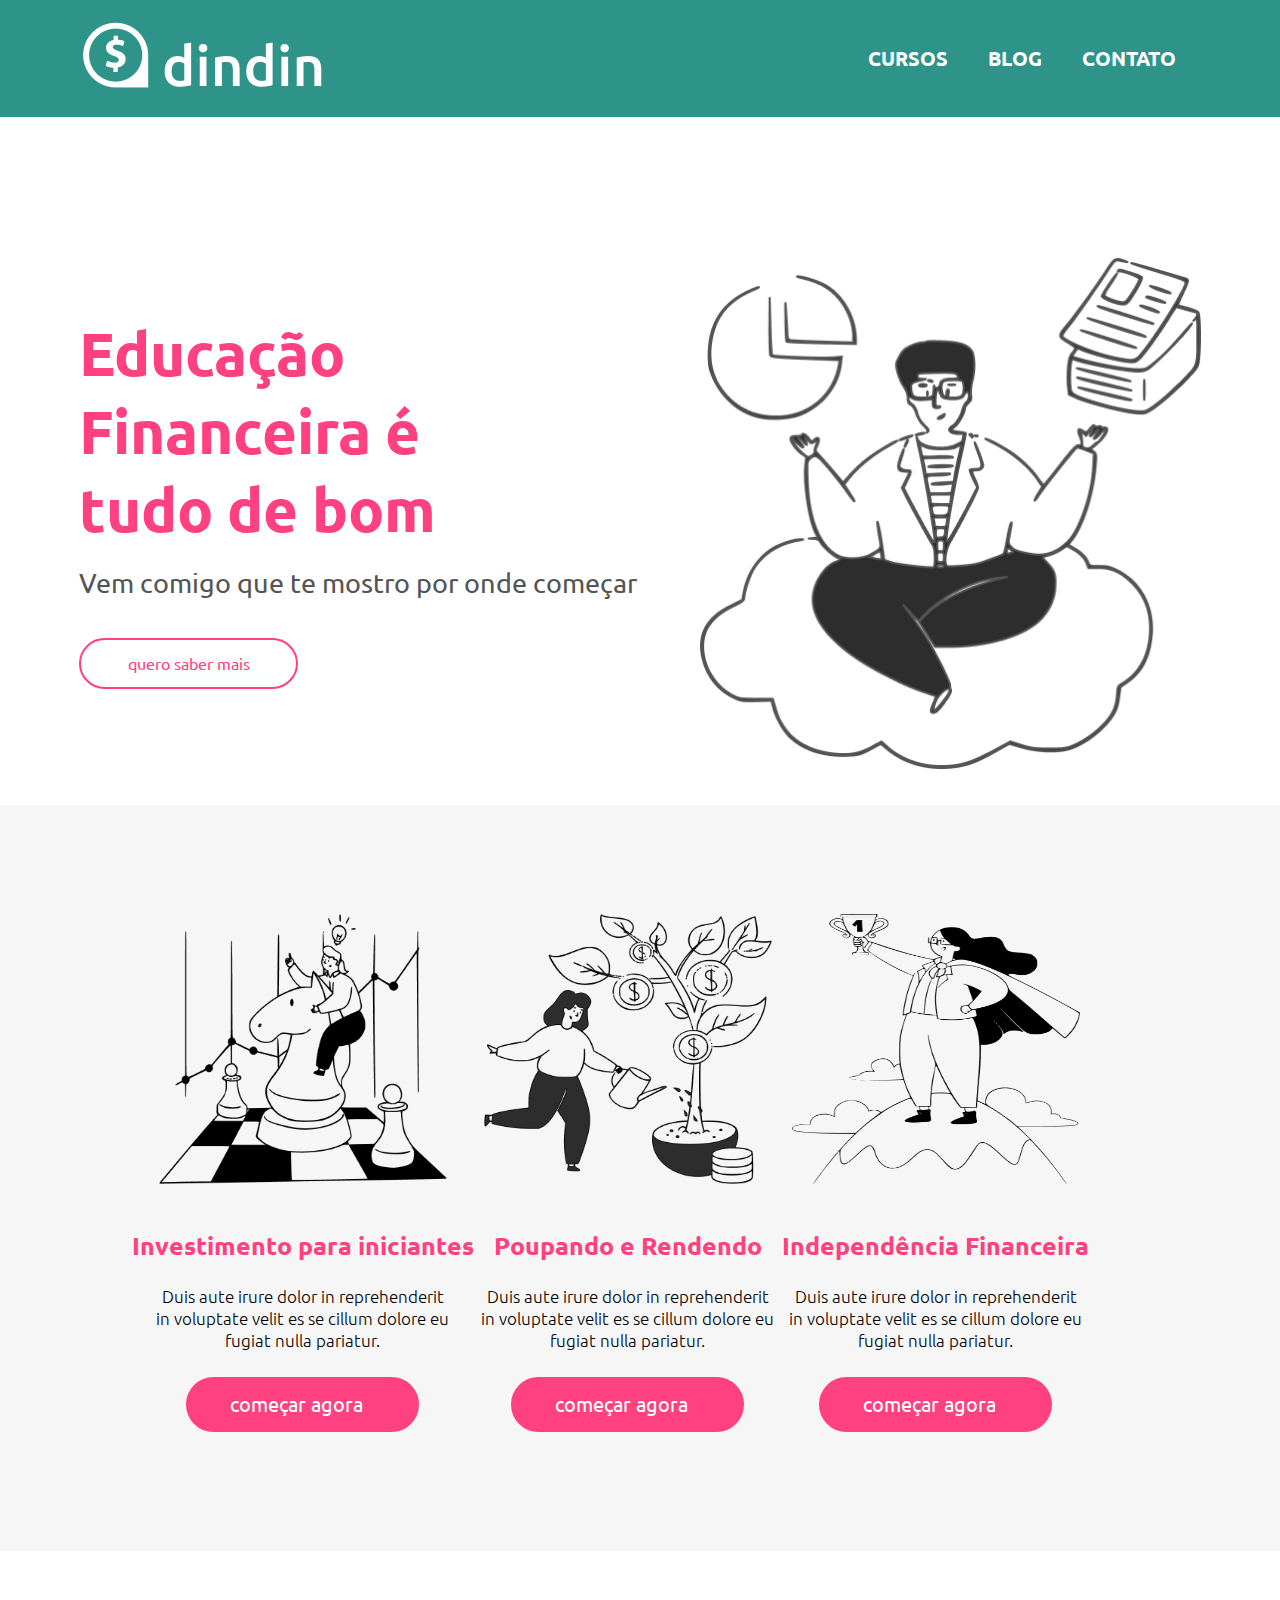
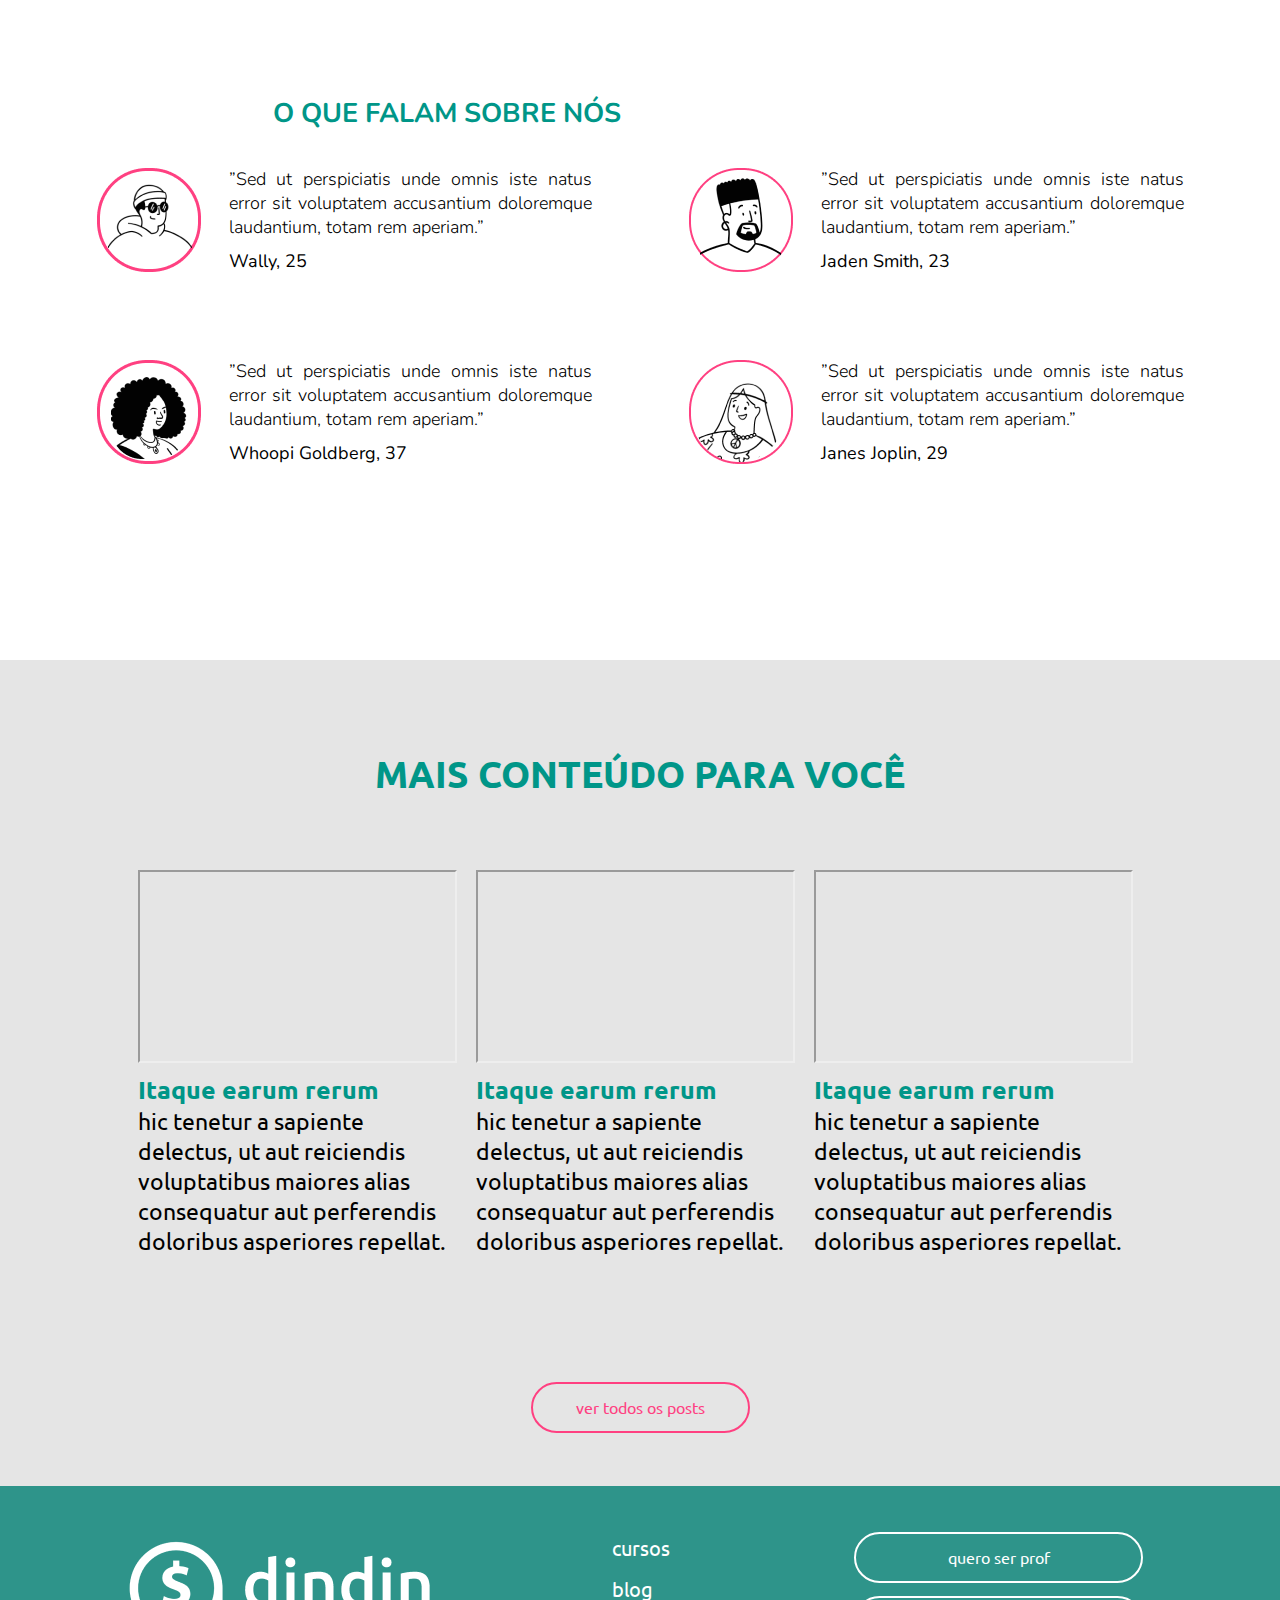
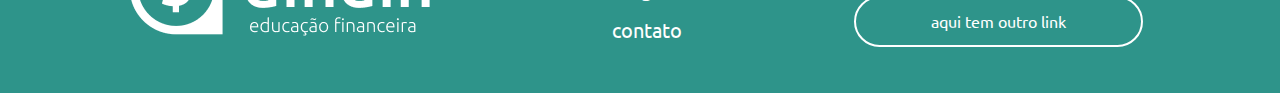
<file: index.html>
<html lang="pt-br">
  <head>
    <meta charset="UTF-8" />
    <meta http-equiv="X-UA-Compatible" content="IE=edge" />
    <meta name="viewport" content="width=device-width, initial-scale=1.0" />
    <link rel="stylesheet" href="./css/home.css" />
    <link rel="stylesheet" href="./css/inicio.css" />
    <link rel="preconnect" href="https://fonts.googleapis.com" />
    <link rel="preconnect" href="https://fonts.gstatic.com" crossorigin />
    <link
      href="https://fonts.googleapis.com/css2?family=Ubuntu:wght@300;400;500;700&display=swap"
      rel="stylesheet"
    />
    <link
      href="https://fonts.googleapis.com/css2?family=Nunito:wght@300;400;500;600;700;800;900&display=swap"
      rel="stylesheet"
    />
    <title>dindin Inicio</title>
  </head>
  <body>
    <header class="header">
      <!-- COLOCAR LINK NA IMAGEM PARA VOLTAR PRA HOME -->
      <a href="index.html">
        <img src="./images/logo-header.png" alt="logo-header" />
      </a>
      <nav class="links">
        <a href="./cursos.html" target="_blank" rel="noopener noreferrer"
          >Cursos</a
        >
        <a href="./blog.html" target="_blank" rel="noopener noreferrer">Blog</a>
        <a href="./contato.html" target="_blank" rel="noopener noreferrer"
          >Contato</a
        >
      </nav>
    </header>

    <main>
      <div class="container-title">
        <div class="title">
          <h2>Educação Financeira é tudo de bom</h2>
          <p>Vem comigo que te mostro por onde começar</p>
          <button class="title-button">
            <a href="./cursos.html" target="_blank" rel="noopener noreferrer"
              >quero saber mais</a
            >
          </button>
        </div>
        <img src="./images/ilustra-banner.png" />
      </div>

      <div class="container-course">
        <div class="title-course">
          <img src="./images/ilustra-poupando.png" alt="imagem" />
          <h3>Investimento para iniciantes</h3>
          <p>
            Duis aute irure dolor in reprehenderit in voluptate velit es se
            cillum dolore eu fugiat nulla pariatur.
          </p>

          <div class="button-title-course">
            <!-- colcoar o link da pagina para ir -->
            <a href="./curso.html" target="_blank" rel="noopener noreferrer"
              ><button type="button">começar agora</button></a
            >
          </div>
        </div>

        <div class="title-course">
          <img src="./images/ilustra-investimento.png" alt="imagem" />
          <h3>Poupando e Rendendo</h3>
          <p>
            Duis aute irure dolor in reprehenderit in voluptate velit es se
            cillum dolore eu fugiat nulla pariatur.
          </p>
          <div class="button-title-course">
            <!-- botão para acessar as paginas -->
            <a href="./curso.html" target="_blank" rel="noopener noreferrer"
              ><button type="button">começar agora</button></a
            >
          </div>
        </div>

        <div class="title-course">
          <img
            width="187"
            height="270"
            src="./images/ilustra-independencia.png"
            alt="imagem"
          />
          <h3>Independência Financeira</h3>
          <p>
            Duis aute irure dolor in reprehenderit in voluptate velit es se
            cillum dolore eu fugiat nulla pariatur.
          </p>
          <div class="button-title-course">
            <a href="./curso.html" target="_blank" rel="noopener noreferrer"
              ><button type="button">começar agora</button></a
            >
          </div>
        </div>
      </div>

      <div class="container-about">
        <h2>O que falam sobre nós</h2>
        <div class="wrapper-about">
          <div class="content-left">
            <div class="person-left-1">
              <img
                width="104"
                height="104"
                src="./images/icon-wally.png"
                alt="avatar-usuário"
              />
              <div class="content-text">
                <p class="text-main">
                  ”Sed ut perspiciatis unde omnis iste natus error sit
                  voluptatem accusantium doloremque laudantium, totam rem
                  aperiam.”
                </p>
                <p class="text-name">Wally, 25</p>
              </div>
            </div>
            <div class="person-left-2">
              <img
                width="104"
                height="104"
                src="./images/icon-whoopi.png"
                alt="avatar-usuário"
              />
              <div class="content-text">
                <p class="text-main">
                  ”Sed ut perspiciatis unde omnis iste natus error sit
                  voluptatem accusantium doloremque laudantium, totam rem
                  aperiam.”
                </p>
                <p class="text-name">Whoopi Goldberg, 37</p>
              </div>
            </div>
          </div>

          <div class="content-right">
            <div class="person-right-1">
              <img
                width="104"
                height="104"
                src="./images/icon-jaden.png"
                alt="avatar-usuário"
              />
              <div class="content-text">
                <p class="text-main">
                  ”Sed ut perspiciatis unde omnis iste natus error sit
                  voluptatem accusantium doloremque laudantium, totam rem
                  aperiam.”
                </p>
                <p class="text-name">Jaden Smith, 23</p>
              </div>
            </div>
            <div class="person-right-2">
              <img
                width="104"
                height="104"
                src="./images/icon-jane.png"
                alt="avatar-usuário"
              />
              <div class="content-text">
                <p class="text-main">
                  ”Sed ut perspiciatis unde omnis iste natus error sit
                  voluptatem accusantium doloremque laudantium, totam rem
                  aperiam.”
                </p>
                <p class="text-name">Janes Joplin, 29</p>
              </div>
            </div>
          </div>
        </div>
      </div>

      <div class="conteiner-posts">
        <div class="text-h2">
          <h2>MAIS CONTEÚDO PARA VOCÊ</h2>
        </div>
        <div class="posts">
          <div class="post1">
            <iframe
              width="319"
              height="193"
              src="https://www.youtube.com/embed/yHuNhkntc-I"
              title="YouTube video player"
              frameborder="1"
              allow="accelerometer; autoplay; clipboard-write; encrypted-media; gyroscope; picture-in-picture; web-share"
              allowfullscreen
            >
            </iframe>
            <div class="sub-tittle">
              <h3>Itaque earum rerum</h3>
              <p>
                hic tenetur a sapiente delectus, ut aut reiciendis voluptatibus
                maiores alias consequatur aut perferendis doloribus asperiores
                repellat.
              </p>
            </div>
          </div>

          <div class="post2">
            <iframe
              width="319"
              height="193"
              src="https://www.youtube.com/embed/tzd6p9vCnMY"
              title="YouTube video player"
              frameborder="1"
              allow="accelerometer; autoplay; clipboard-write; encrypted-media; gyroscope; picture-in-picture; web-share"
              allowfullscreen
            >
            </iframe>
            <div class="sub-tittle">
              <h3>Itaque earum rerum</h3>
              <p>
                hic tenetur a sapiente delectus, ut aut reiciendis voluptatibus
                maiores alias consequatur aut perferendis doloribus asperiores
                repellat.
              </p>
            </div>
          </div>

          <div class="post3">
            <iframe
              width="319"
              height="193"
              src="https://www.youtube.com/embed/EyIjdH6XgBw"
              title="YouTube video player"
              frameborder="1"
              allow="accelerometer; autoplay; clipboard-write; encrypted-media; gyroscope; picture-in-picture; web-share"
              allowfullscreen
            >
            </iframe>
            <div class="sub-tittle">
              <h3>Itaque earum rerum</h3>
              <p>
                hic tenetur a sapiente delectus, ut aut reiciendis voluptatibus
                maiores alias consequatur aut perferendis doloribus asperiores
                repellat.
              </p>
            </div>
          </div>
        </div>

        <!-- FAZEM O LINDO CONECTAR NO BUTTON Q VAI SER FEITO A PAGINA -->
        <div class="button-mais">
          <button>
            <a href="./post.html" target="_blank" rel="noopener noreferrer"
              >ver todos os posts</a
            >
          </button>
        </div>
      </div>
    </main>
    <footer class="footer">
      <a href="index.html">
        <img src="./images/logo-footer.png" alt="logo-footer"
      /></a>
      <div class="links-footer">
        <a href="./cursos.html" target="_blank" rel="noopener noreferrer"
          >Cursos</a
        >
        <a href="./blog.html" target="_blank" rel="noopener noreferrer">Blog</a>
        <a href="./contato.html" target="_blank" rel="noopener noreferrer"
          >Contato</a
        >
      </div>
      <div class="buttons-footer">
        <button type="reset">quero ser prof</button>
        <button type="reset">aqui tem outro link</button>
      </div>
    </footer>
  </body>
</html>
</file>
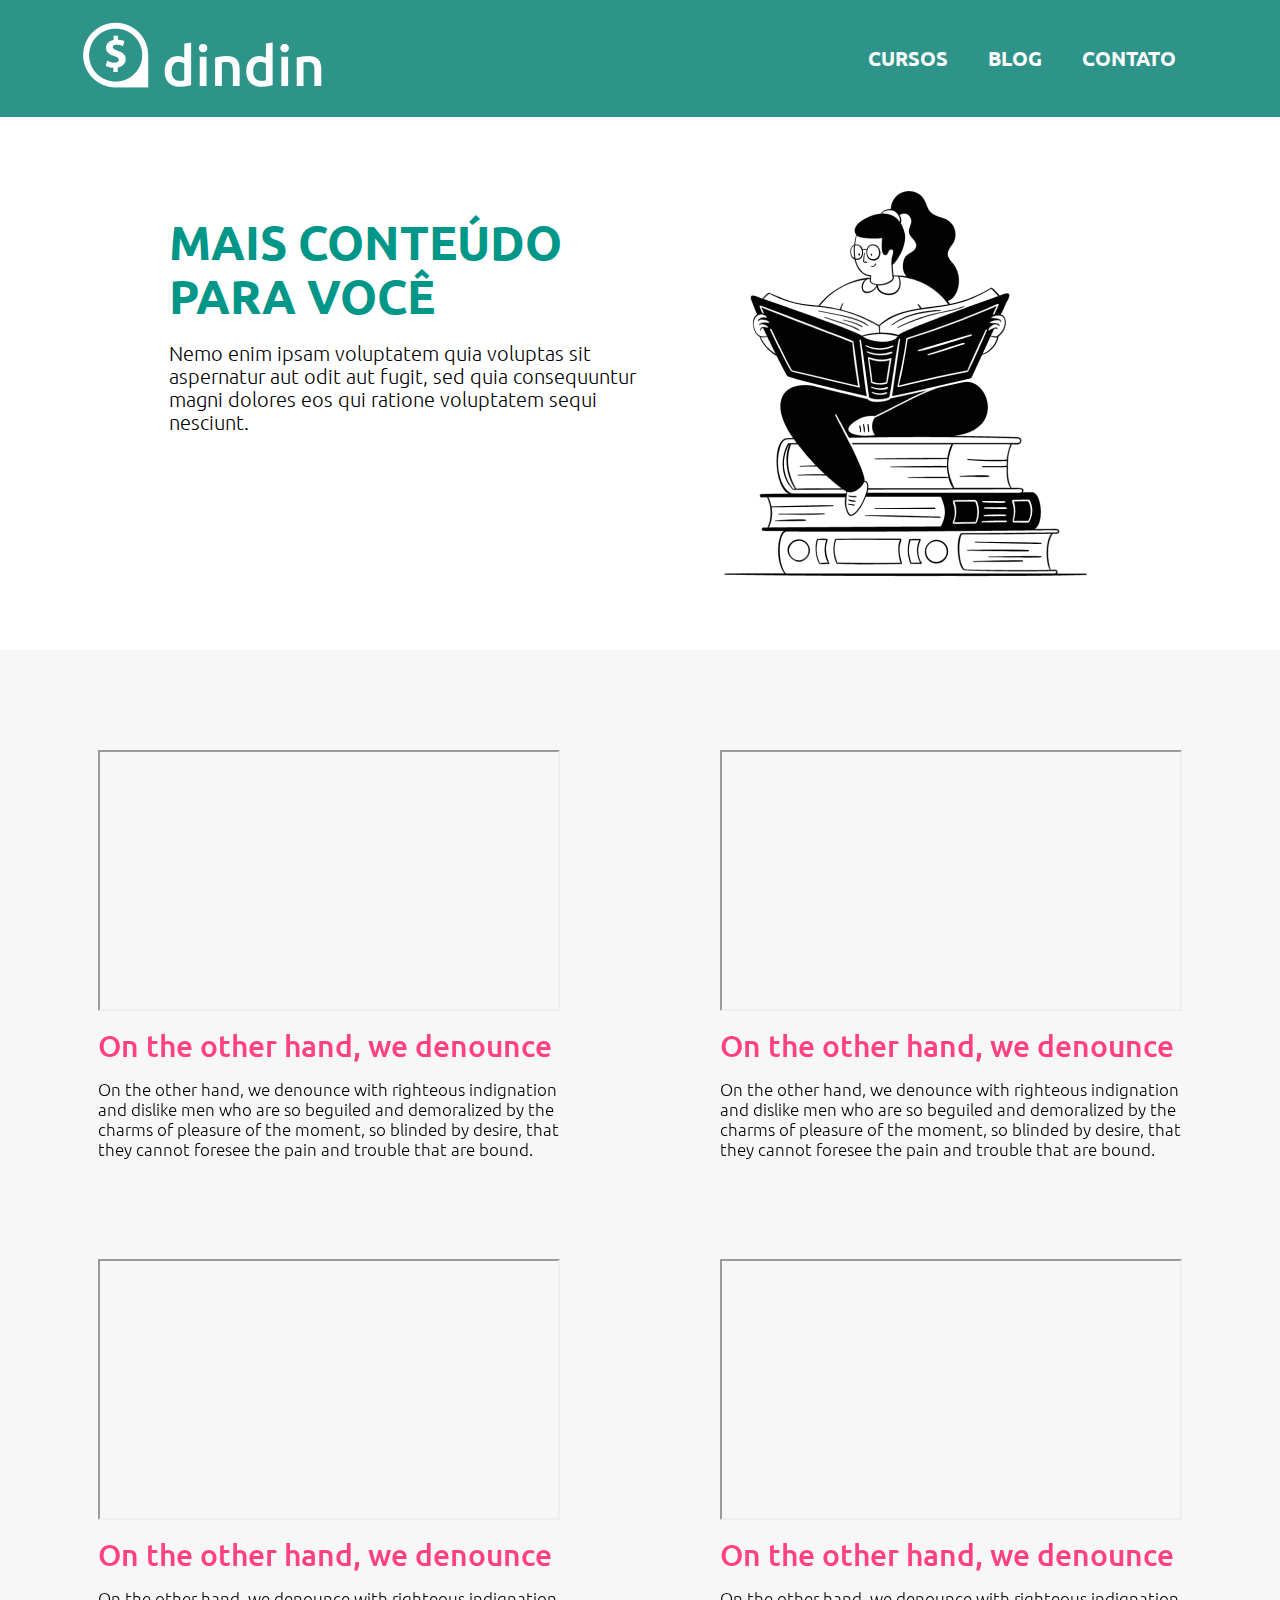
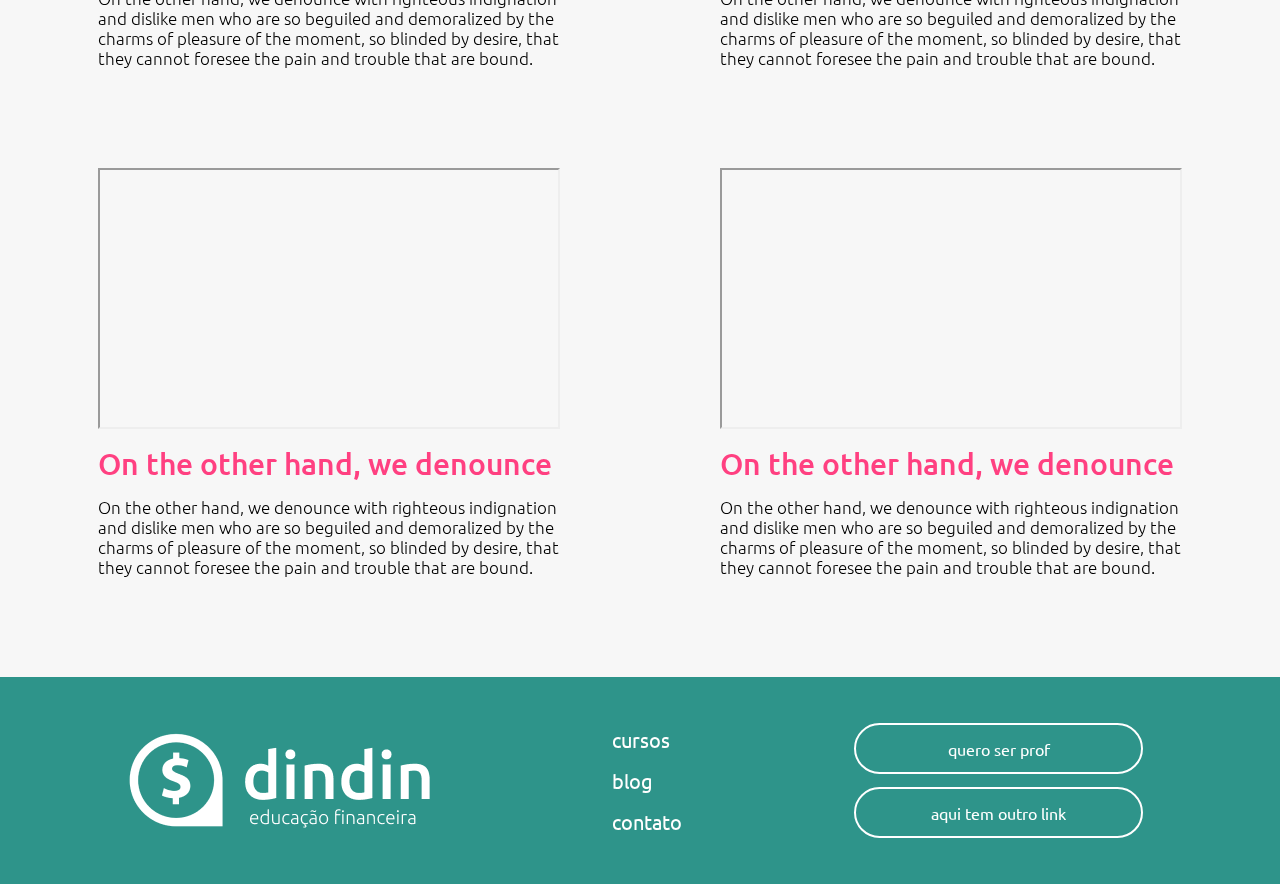
<file: blog.html>
<html lang="pt-br">
  <head>
    <meta charset="UTF-8" />
    <meta http-equiv="X-UA-Compatible" content="IE=edge" />
    <meta name="viewport" content="width=device-width, initial-scale=1.0" />
    <link rel="stylesheet" href="./css/home.css" />
    <link rel="stylesheet" href="./css/blog.css" />
    <link rel="preconnect" href="https://fonts.googleapis.com" />
    <link rel="preconnect" href="https://fonts.gstatic.com" crossorigin />
    <link
      href="https://fonts.googleapis.com/css2?family=Ubuntu:wght@300;400;500;700&display=swap"
      rel="stylesheet"
    />
    <title>Controle Financeiro</title>
  </head>

  <body>
    <header class="header">
      <a href="index.html">
        <img src="./images/logo-header.png" alt="logo-header" />
      </a>
      <nav class="links">
        <a href="./cursos.html" target="_blank" rel="noopener noreferrer"
          >Cursos</a
        >
        <a href="./blog.html" target="_blank" rel="noopener noreferrer">Blog</a>
        <a href="./contato.html" target="_blank" rel="noopener noreferrer"
          >Contato</a
        >
      </nav>
    </header>

    <main>
      <div class="banner">
        <div class="banner-text">
          <h1>MAIS CONTEÚDO PARA VOCÊ</h1>
          <p>
            Nemo enim ipsam voluptatem quia voluptas sit aspernatur aut odit aut
            fugit, sed quia consequuntur magni dolores eos qui ratione
            voluptatem sequi nesciunt.
          </p>
        </div>
        <img
          src="./images/ilustra-blog.png"
          alt="Poupando com estratégias consistentes"
        />
      </div>

      <div class="container-more">
        <div class="more-box">
          <iframe
            with="100%"
            height="261"
            src="https://www.youtube.com/embed/hLDkzbJbaMA"
            title="YouTube video player"
            frameborder="1"
            allow="accelerometer; autoplay; clipboard-write; encrypted-media; gyroscope; picture-in-picture; web-share"
            allowfullscreen
          ></iframe>
          <div class="more-text">
            <h1>On the other hand, we denounce</h1>
            <p>
              On the other hand, we denounce with righteous indignation and
              dislike men who are so beguiled and demoralized by the charms of
              pleasure of the moment, so blinded by desire, that they cannot
              foresee the pain and trouble that are bound.
            </p>
          </div>
        </div>

        <div class="more-box">
          <iframe
            with="100%"
            height="261"
            src="https://www.youtube.com/embed/qAlfutQakXE"
            title="YouTube video player"
            frameborder="1"
            allow="accelerometer; autoplay; clipboard-write; encrypted-media; gyroscope; picture-in-picture; web-share"
            allowfullscreen
          ></iframe>
          <div class="more-text">
            <h1>On the other hand, we denounce</h1>
            <p>
              On the other hand, we denounce with righteous indignation and
              dislike men who are so beguiled and demoralized by the charms of
              pleasure of the moment, so blinded by desire, that they cannot
              foresee the pain and trouble that are bound.
            </p>
          </div>
        </div>

        <div class="more-box">
          <iframe
            with="100%"
            height="261"
            src="https://www.youtube.com/embed/Mh6Era_WoLk"
            title="YouTube video player"
            frameborder="1"
            allow="accelerometer; autoplay; clipboard-write; encrypted-media; gyroscope; picture-in-picture; web-share"
            allowfullscreen
          ></iframe>
          <div class="more-text">
            <h1>On the other hand, we denounce</h1>
            <p>
              On the other hand, we denounce with righteous indignation and
              dislike men who are so beguiled and demoralized by the charms of
              pleasure of the moment, so blinded by desire, that they cannot
              foresee the pain and trouble that are bound.
            </p>
          </div>
        </div>

        <div class="more-box">
          <iframe
            with="100%"
            height="261"
            src="https://www.youtube.com/embed/eLNyV64Uux0"
            title="YouTube video player"
            frameborder="1"
            allow="accelerometer; autoplay; clipboard-write; encrypted-media; gyroscope; picture-in-picture; web-share"
            allowfullscreen
          ></iframe>
          <div class="more-text">
            <h1>On the other hand, we denounce</h1>
            <p>
              On the other hand, we denounce with righteous indignation and
              dislike men who are so beguiled and demoralized by the charms of
              pleasure of the moment, so blinded by desire, that they cannot
              foresee the pain and trouble that are bound.
            </p>
          </div>
        </div>

        <div class="more-box">
          <iframe
            with="100%"
            height="261"
            src="https://www.youtube.com/embed/AL-wsGRho4I"
            title="YouTube video player"
            frameborder="1"
            allow="accelerometer; autoplay; clipboard-write; encrypted-media; gyroscope; picture-in-picture; web-share"
            allowfullscreen
          ></iframe>
          <div class="more-text">
            <h1>On the other hand, we denounce</h1>
            <p>
              On the other hand, we denounce with righteous indignation and
              dislike men who are so beguiled and demoralized by the charms of
              pleasure of the moment, so blinded by desire, that they cannot
              foresee the pain and trouble that are bound.
            </p>
          </div>
        </div>

        <div class="more-box">
          <iframe
            with="100%"
            height="261"
            src="https://www.youtube.com/embed/PhrXLcUhPKI"
            title="YouTube video player"
            frameborder="1"
            allow="accelerometer; autoplay; clipboard-write; encrypted-media; gyroscope; picture-in-picture; web-share"
            allowfullscreen
          ></iframe>
          <div class="more-text">
            <h1>On the other hand, we denounce</h1>
            <p>
              On the other hand, we denounce with righteous indignation and
              dislike men who are so beguiled and demoralized by the charms of
              pleasure of the moment, so blinded by desire, that they cannot
              foresee the pain and trouble that are bound.
            </p>
          </div>
        </div>
      </div>
    </main>

    <footer class="footer">
      <a href="index.html">
        <img src="./images/logo-footer.png" alt="logo-footer"
      /></a>
      <div class="links-footer">
        <a href="./cursos.html" target="_blank" rel="noopener noreferrer"
          >Cursos</a
        >
        <a href="./blog.html" target="_blank" rel="noopener noreferrer">Blog</a>
        <a href="./contato.html" target="_blank" rel="noopener noreferrer"
          >Contato</a
        >
      </div>
      <div class="buttons-footer">
        <button type="reset">quero ser prof</button>
        <button type="reset">aqui tem outro link</button>
      </div>
    </footer>
  </body>
</html>
</file>
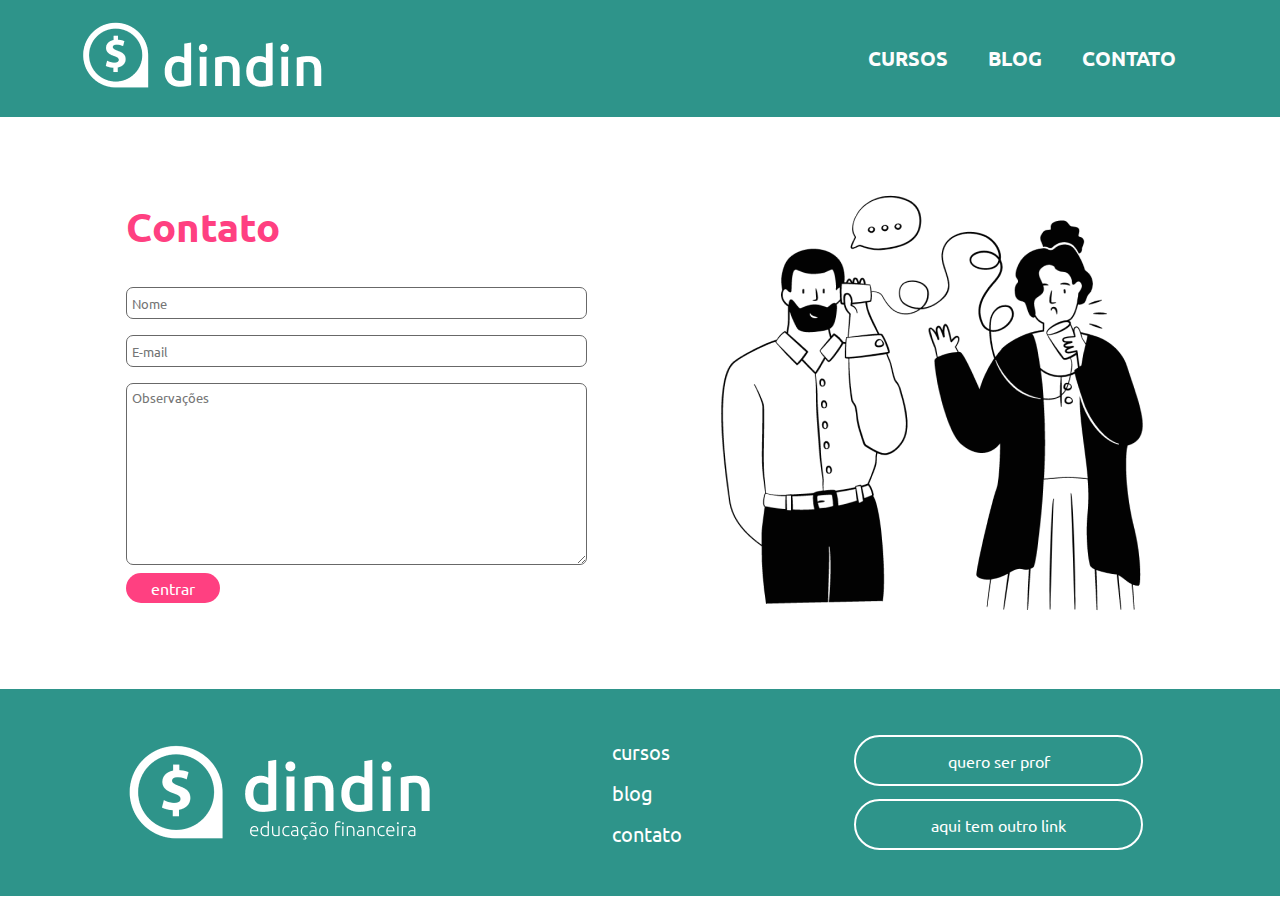
<file: contato.html>
<html lang="pt-br">

<head>
  <meta charset="UTF-8" />
  <meta http-equiv="X-UA-Compatible" content="IE=edge" />
  <meta name="viewport" content="width=device-width, initial-scale=1.0" />
  <link rel="stylesheet" href="./css/home.css" />
  <link rel="stylesheet" href="./css/contato.css" />
  <link rel="preconnect" href="https://fonts.googleapis.com" />
  <link rel="preconnect" href="https://fonts.gstatic.com" crossorigin />
  <link href="https://fonts.googleapis.com/css2?family=Ubuntu:wght@300;400;500;700&display=swap" rel="stylesheet" />
  <title>Controle Financeiro</title>
</head>

<body>
  <header class="header">
    <!-- COLOCAR LINK NA IMAGEM PARA VOLTAR PRA HOME -->
    <a href="index.html">
      <img src="./images/logo-header.png" alt="logo-header" />
    </a>
    <nav class="links">
      <a href="./cursos.html" target="_blank" rel="noopener noreferrer">Cursos</a>
      <a href="./blog.html" target="_blank" rel="noopener noreferrer">Blog</a>
      <a href="./contato.html" target="_blank" rel="noopener noreferrer">Contato</a>

    </nav>
  </header>

  <main>
    <div class="container-contact">

      <div class="contact-box">
        <h1>Contato</h1>

        <form action="" method="post">
          <input class="text-input" type="text" placeholder="Nome"></br>
          <input class="text-input" type="text" placeholder="E-mail"></br>
          <textarea name="observacoes" class="text-input" cols="30" rows="10" placeholder="Observações"></textarea>

        </form>

        <button>entrar</button>
      </div>

      <img src="./images/ilustra-contato.png" alt="">



    </div>
  </main>

  <footer class="footer">
    <a href="index.html">
      <img src="./images/logo-footer.png" alt="logo-footer" /></a>
    <div class="links-footer">
      <a href="./cursos.html" target="_blank" rel="noopener noreferrer">Cursos</a>
      <a href="./blog.html" target="_blank" rel="noopener noreferrer">Blog</a>
      <a href="./contato.html" target="_blank" rel="noopener noreferrer">Contato</a>
    </div>
    <div class="buttons-footer">
      <button type="reset">quero ser prof</button>
      <button type="reset">aqui tem outro link</button>
    </div>
  </footer>
</body>

</html>
</file>
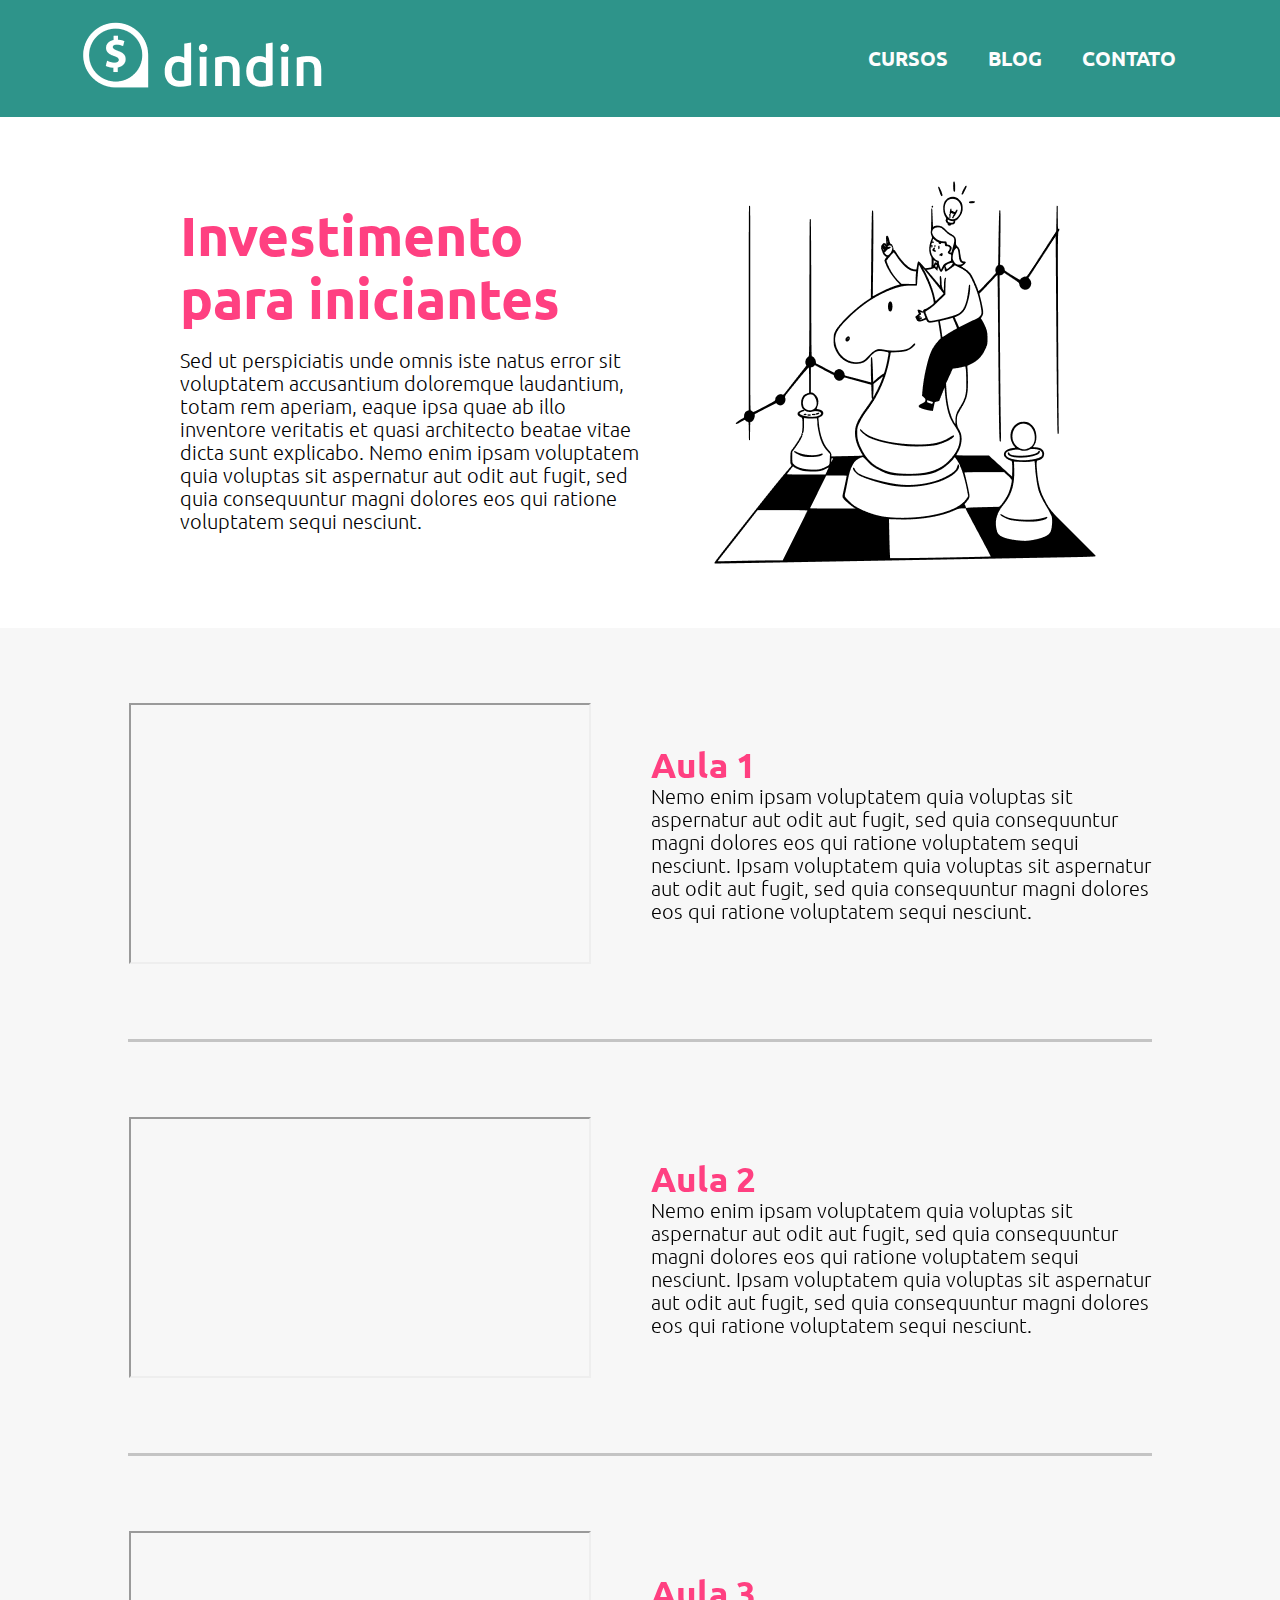
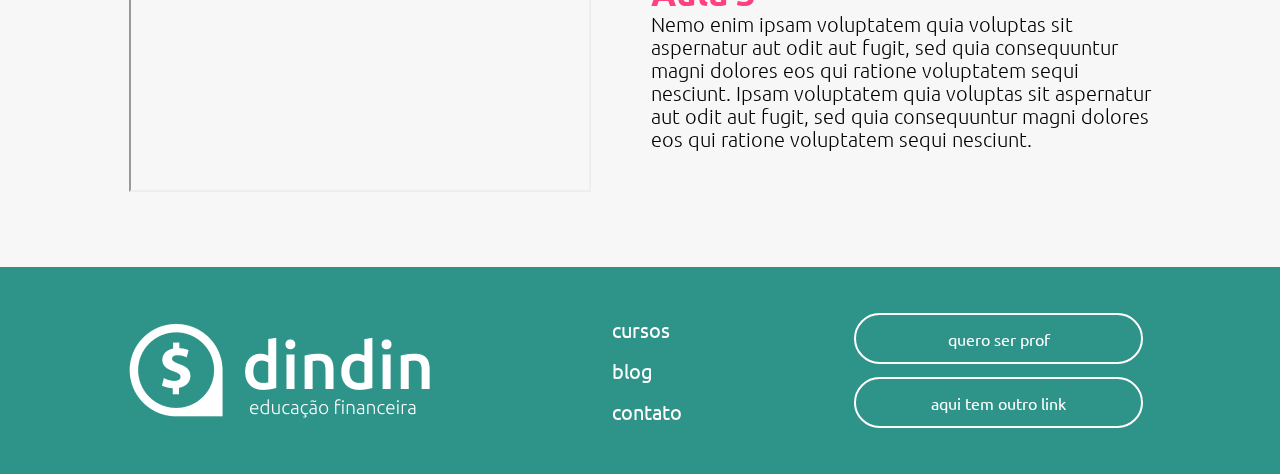
<file: curso.html>
<html lang="pt-br">
  <head>
    <meta charset="UTF-8" />
    <meta http-equiv="X-UA-Compatible" content="IE=edge" />
    <meta name="viewport" content="width=device-width, initial-scale=1.0" />
    <link rel="stylesheet" href="./css/home.css" />
    <link rel="stylesheet" href="./css/curso.css" />
    <link rel="preconnect" href="https://fonts.googleapis.com" />
    <link rel="preconnect" href="https://fonts.gstatic.com" crossorigin />
    <link
      href="https://fonts.googleapis.com/css2?family=Ubuntu:wght@300;400;500;700&display=swap"
      rel="stylesheet"
    />
    <title>Controle Financeiro</title>
  </head>

  <body>
    <header class="header">
      <a href="index.html">
        <img src="./images/logo-header.png" alt="logo-header" />
      </a>
      <nav class="links">
        <a href="./cursos.html" target="_blank" rel="noopener noreferrer"
          >Cursos</a
        >
        <a href="./blog.html" target="_blank" rel="noopener noreferrer">Blog</a>
        <a href="./contato.html" target="_blank" rel="noopener noreferrer"
          >Contato</a
        >
      </nav>
    </header>

    <main>
      <div class="banner">
        <div class="banner-text">
          <h1>Investimento para iniciantes</h1>
          <p>
            Sed ut perspiciatis unde omnis iste natus error sit voluptatem
            accusantium doloremque laudantium, totam rem aperiam, eaque ipsa
            quae ab illo inventore veritatis et quasi architecto beatae vitae
            dicta sunt explicabo. Nemo enim ipsam voluptatem quia voluptas sit
            aspernatur aut odit aut fugit, sed quia consequuntur magni dolores
            eos qui ratione voluptatem sequi nesciunt.
          </p>
        </div>
        <img
          src="./images/ilustra-poupando.png"
          alt="Poupando com estratégias consistentes"
        />
      </div>

      <div class="container-classes">
        <div class="class-box">
          <iframe
            width="462"
            height="261"
            src="https://www.youtube.com/embed/yHuNhkntc-I"
            title="YouTube video player"
            frameborder="1"
            allow="accelerometer; autoplay; clipboard-write; encrypted-media; gyroscope; picture-in-picture; web-share"
            allowfullscreen
          ></iframe>
          <div class="class-text">
            <h1>Aula 1</h1>
            <p>
              Nemo enim ipsam voluptatem quia voluptas sit aspernatur aut odit
              aut fugit, sed quia consequuntur magni dolores eos qui ratione
              voluptatem sequi nesciunt. Ipsam voluptatem quia voluptas sit
              aspernatur aut odit aut fugit, sed quia consequuntur magni dolores
              eos qui ratione voluptatem sequi nesciunt.
            </p>
          </div>
        </div>

        <div class="line"></div>

        <div class="class-box">
          <iframe
            width="462"
            height="261"
            src="https://www.youtube.com/embed/tzd6p9vCnMY"
            title="YouTube video player"
            frameborder="1"
            allow="accelerometer; autoplay; clipboard-write; encrypted-media; gyroscope; picture-in-picture; web-share"
            allowfullscreen
          ></iframe>
          <div class="class-text">
            <h1>Aula 2</h1>
            <p>
              Nemo enim ipsam voluptatem quia voluptas sit aspernatur aut odit
              aut fugit, sed quia consequuntur magni dolores eos qui ratione
              voluptatem sequi nesciunt. Ipsam voluptatem quia voluptas sit
              aspernatur aut odit aut fugit, sed quia consequuntur magni dolores
              eos qui ratione voluptatem sequi nesciunt.
            </p>
          </div>
        </div>

        <div class="line"></div>

        <div class="class-box">
          <iframe
            width="462"
            height="261"
            src="https://www.youtube.com/embed/EyIjdH6XgBw"
            title="YouTube video player"
            frameborder="1"
            allow="accelerometer; autoplay; clipboard-write; encrypted-media; gyroscope; picture-in-picture; web-share"
            allowfullscreen
          ></iframe>
          <div class="class-text">
            <h1>Aula 3</h1>
            <p>
              Nemo enim ipsam voluptatem quia voluptas sit aspernatur aut odit
              aut fugit, sed quia consequuntur magni dolores eos qui ratione
              voluptatem sequi nesciunt. Ipsam voluptatem quia voluptas sit
              aspernatur aut odit aut fugit, sed quia consequuntur magni dolores
              eos qui ratione voluptatem sequi nesciunt.
            </p>
          </div>
        </div>
      </div>
    </main>

    <footer class="footer">
      <a href="index.html">
        <img src="./images/logo-footer.png" alt="logo-footer"
      /></a>
      <div class="links-footer">
        <a href="./cursos.html" target="_blank" rel="noopener noreferrer"
          >Cursos</a
        >
        <a href="./blog.html" target="_blank" rel="noopener noreferrer">Blog</a>
        <a href="./contato.html" target="_blank" rel="noopener noreferrer"
          >Contato</a
        >
      </div>
      <div class="buttons-footer">
        <button type="reset">quero ser prof</button>
        <button type="reset">aqui tem outro link</button>
      </div>
    </footer>
  </body>
</html>
</file>
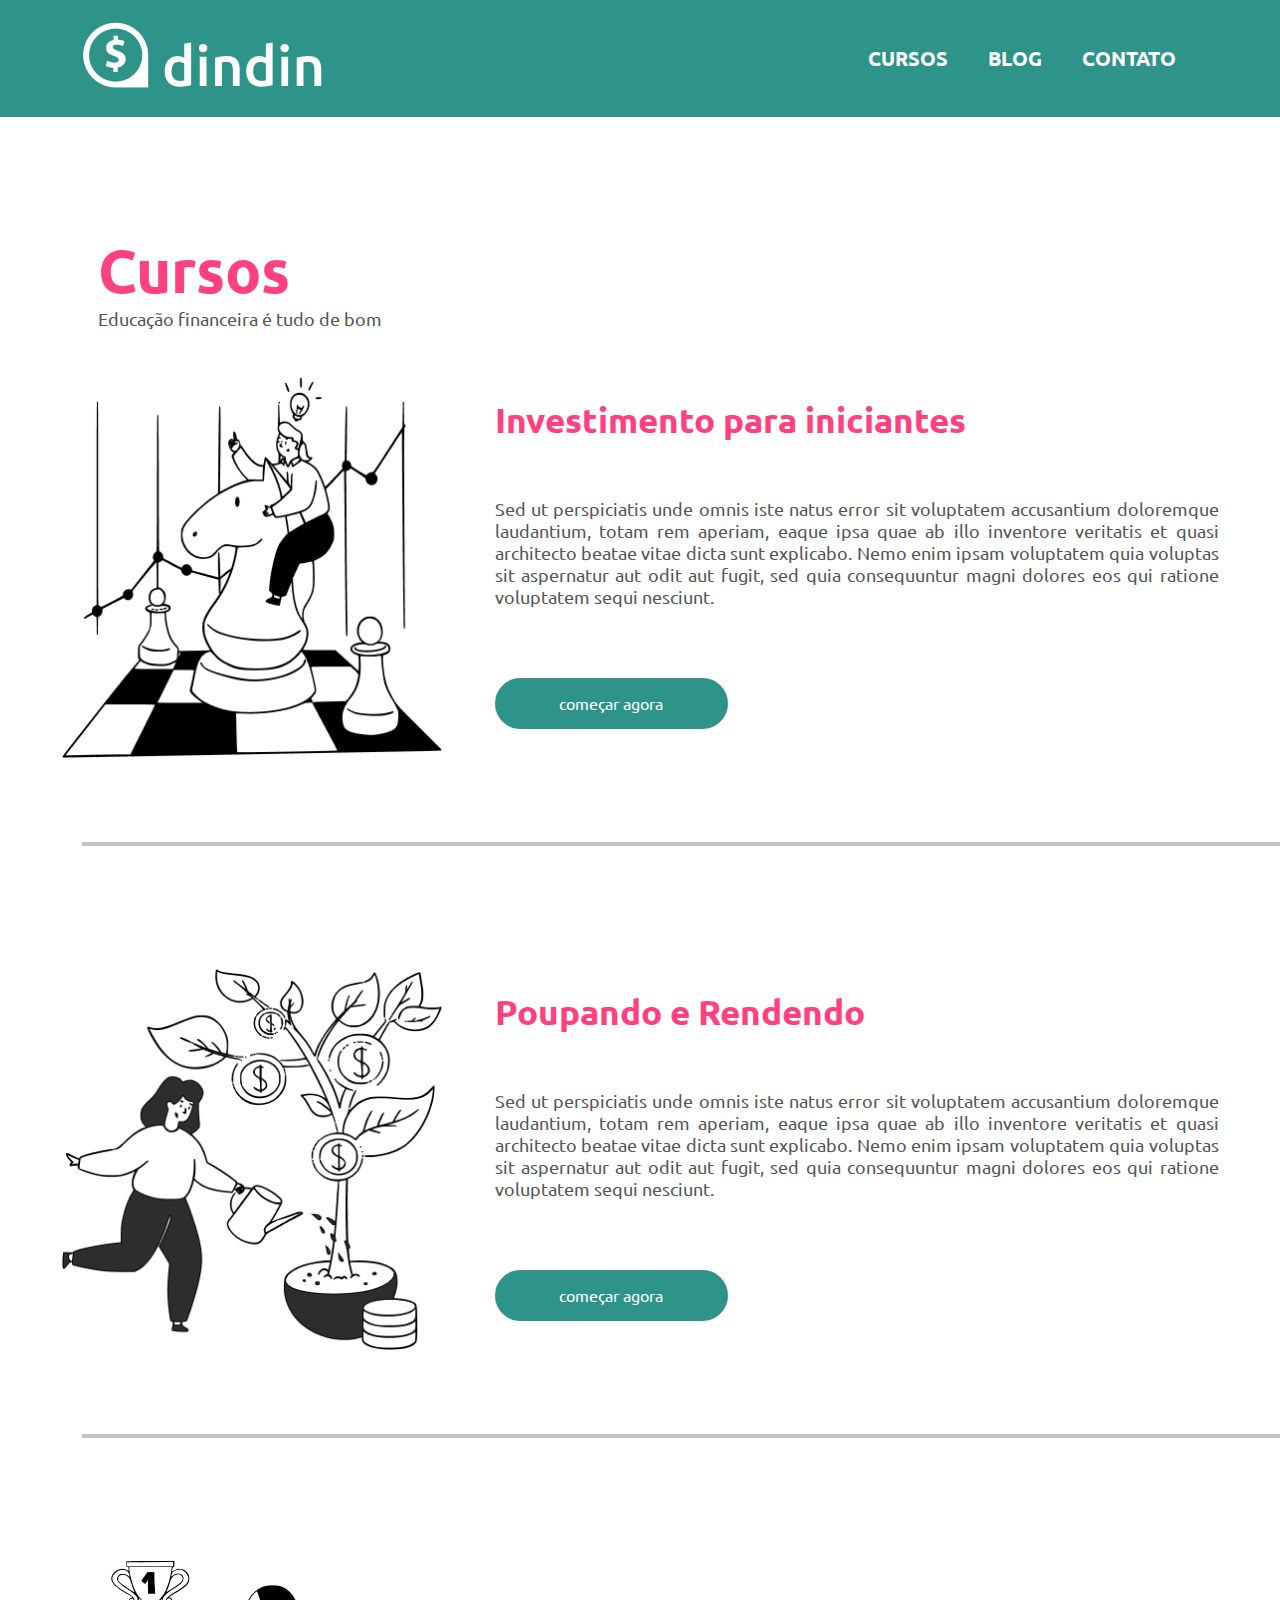
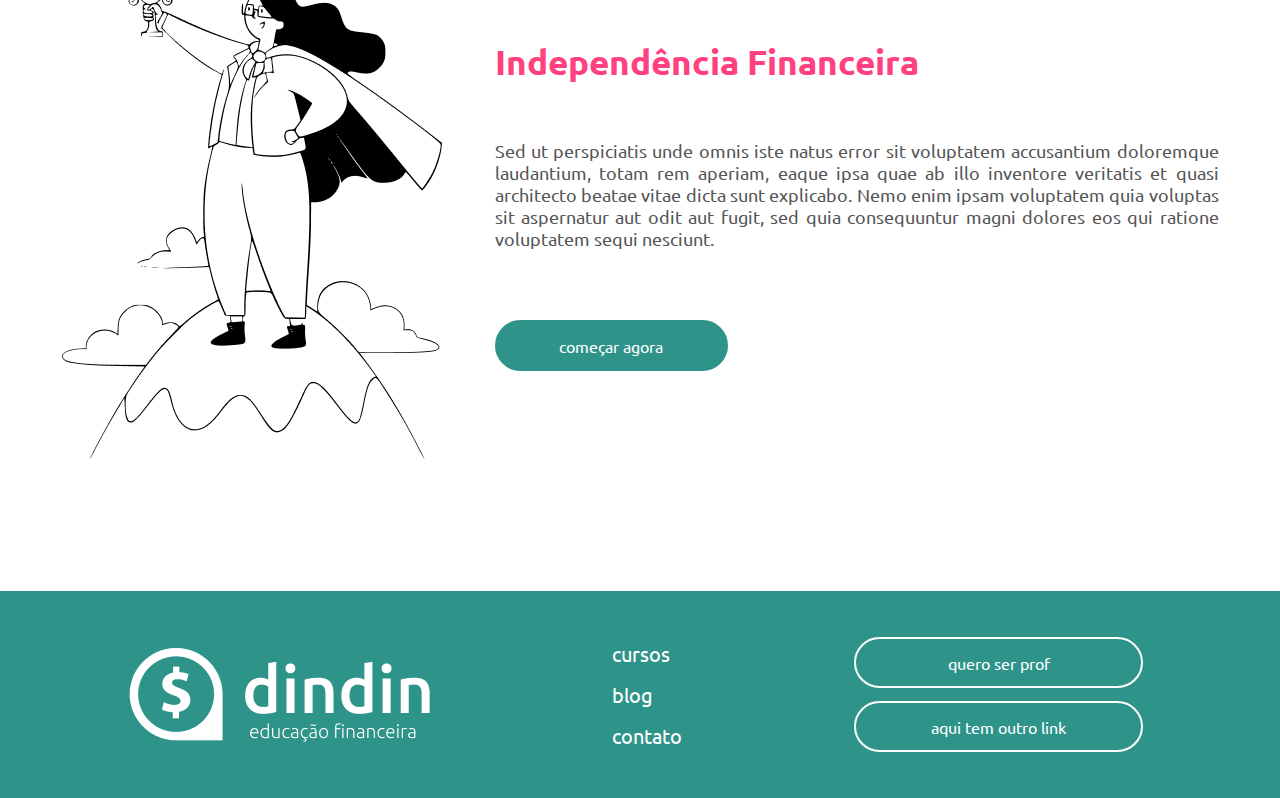
<file: cursos.html>
<html lang="pt-br">
  <head>
    <meta charset="UTF-8" />
    <meta http-equiv="X-UA-Compatible" content="IE=edge" />
    <meta name="viewport" content="width=device-width, initial-scale=1.0" />
    <link rel="stylesheet" href="./css/home.css" />
    <link rel="stylesheet" href="./css/cursos.css" />
    <link rel="preconnect" href="https://fonts.googleapis.com" />
    <link rel="preconnect" href="https://fonts.gstatic.com" crossorigin />
    <link
      href="https://fonts.googleapis.com/css2?family=Ubuntu:wght@300;400;500;700&display=swap"
      rel="stylesheet"
    />
    <link
      href="https://fonts.googleapis.com/css2?family=Nunito:ital,wght@0,200;0,300;0,400;1,200;1,300;1,400&display=swap"
      rel="stylesheet"
    />
    <title>dindin Cursos</title>
  </head>
  <body>
    <header class="header">
      <!-- COLOCAR LINK NA IMAGEM PARA VOLTAR PRA HOME -->
      <a href="index.html">
        <img src="./images/logo-header.png" alt="logo-header" />
      </a>
      <nav class="links">
        <a href="./cursos.html" target="_blank" rel="noopener noreferrer"
          >Cursos</a
        >
        <a href="./blog.html" target="_blank" rel="noopener noreferrer">Blog</a>
        <a href="./contato.html" target="_blank" rel="noopener noreferrer"
          >Contato</a
        >
      </nav>
    </header>

    <main>
      <div class="wrapper">
        <div class="titulo">
          <h1>Cursos</h1>
          <p class="sub-text">Educação financeira é tudo de bom</p>
        </div>

        <div class="iniciantes">
          <img src="./images/ilustra-poupando.png" alt="imagem" />
          <div class="conteudo-curso">
            <h2>Investimento para iniciantes</h2>
            <p class="frases">
              Sed ut perspiciatis unde omnis iste natus error sit voluptatem
              accusantium doloremque laudantium, totam rem aperiam, eaque ipsa
              quae ab illo inventore veritatis et quasi architecto beatae vitae
              dicta sunt explicabo. Nemo enim ipsam voluptatem quia voluptas sit
              aspernatur aut odit aut fugit, sed quia consequuntur magni dolores
              eos qui ratione voluptatem sequi nesciunt.
            </p>

            <div class="button-começar">
              <a href="./curso.html" target="_blank" rel="noopener noreferrer"
                ><button type="button">começar agora</button></a
              >
            </div>
          </div>
        </div>
        <div class="border"></div>

        <div class="iniciantes">
          <img src="./images/ilustra-investimento.png" alt="imagem" />
          <div class="conteudo-curso">
            <h2>Poupando e Rendendo</h2>
            <p class="frases">
              Sed ut perspiciatis unde omnis iste natus error sit voluptatem
              accusantium doloremque laudantium, totam rem aperiam, eaque ipsa
              quae ab illo inventore veritatis et quasi architecto beatae vitae
              dicta sunt explicabo. Nemo enim ipsam voluptatem quia voluptas sit
              aspernatur aut odit aut fugit, sed quia consequuntur magni dolores
              eos qui ratione voluptatem sequi nesciunt.
            </p>

            <div class="button-começar">
              <a href="./curso.html" target="_blank" rel="noopener noreferrer"
                ><button type="button">começar agora</button></a
              >
            </div>
          </div>
        </div>
        <div class="border"></div>

        <div class="iniciantes">
          <img
            class="img-ultima"
            src="./images/ilustra-independencia.png"
            alt="imagem"
          />
          <div class="conteudo-curso">
            <h2>Independência Financeira</h2>
            <p class="frases">
              Sed ut perspiciatis unde omnis iste natus error sit voluptatem
              accusantium doloremque laudantium, totam rem aperiam, eaque ipsa
              quae ab illo inventore veritatis et quasi architecto beatae vitae
              dicta sunt explicabo. Nemo enim ipsam voluptatem quia voluptas sit
              aspernatur aut odit aut fugit, sed quia consequuntur magni dolores
              eos qui ratione voluptatem sequi nesciunt.
            </p>

            <div class="button-começar">
              <button type="button">
                <a href="./curso.html" target="_blank" rel="noopener noreferrer"
                  >começar agora</a
                >
              </button>
            </div>
          </div>
        </div>
      </div>
    </main>
    <footer class="footer">
      <a href="index.html">
        <img src="./images/logo-footer.png" alt="logo-footer"
      /></a>
      <div class="links-footer">
        <a href="./cursos.html" target="_blank" rel="noopener noreferrer"
          >Cursos</a
        >
        <a href="./blog.html" target="_blank" rel="noopener noreferrer">Blog</a>
        <a href="./contato.html" target="_blank" rel="noopener noreferrer"
          >Contato</a
        >
      </div>
      <div class="buttons-footer">
        <button type="reset">quero ser prof</button>
        <button type="reset">aqui tem outro link</button>
      </div>
    </footer>
  </body>
</html>
</file>
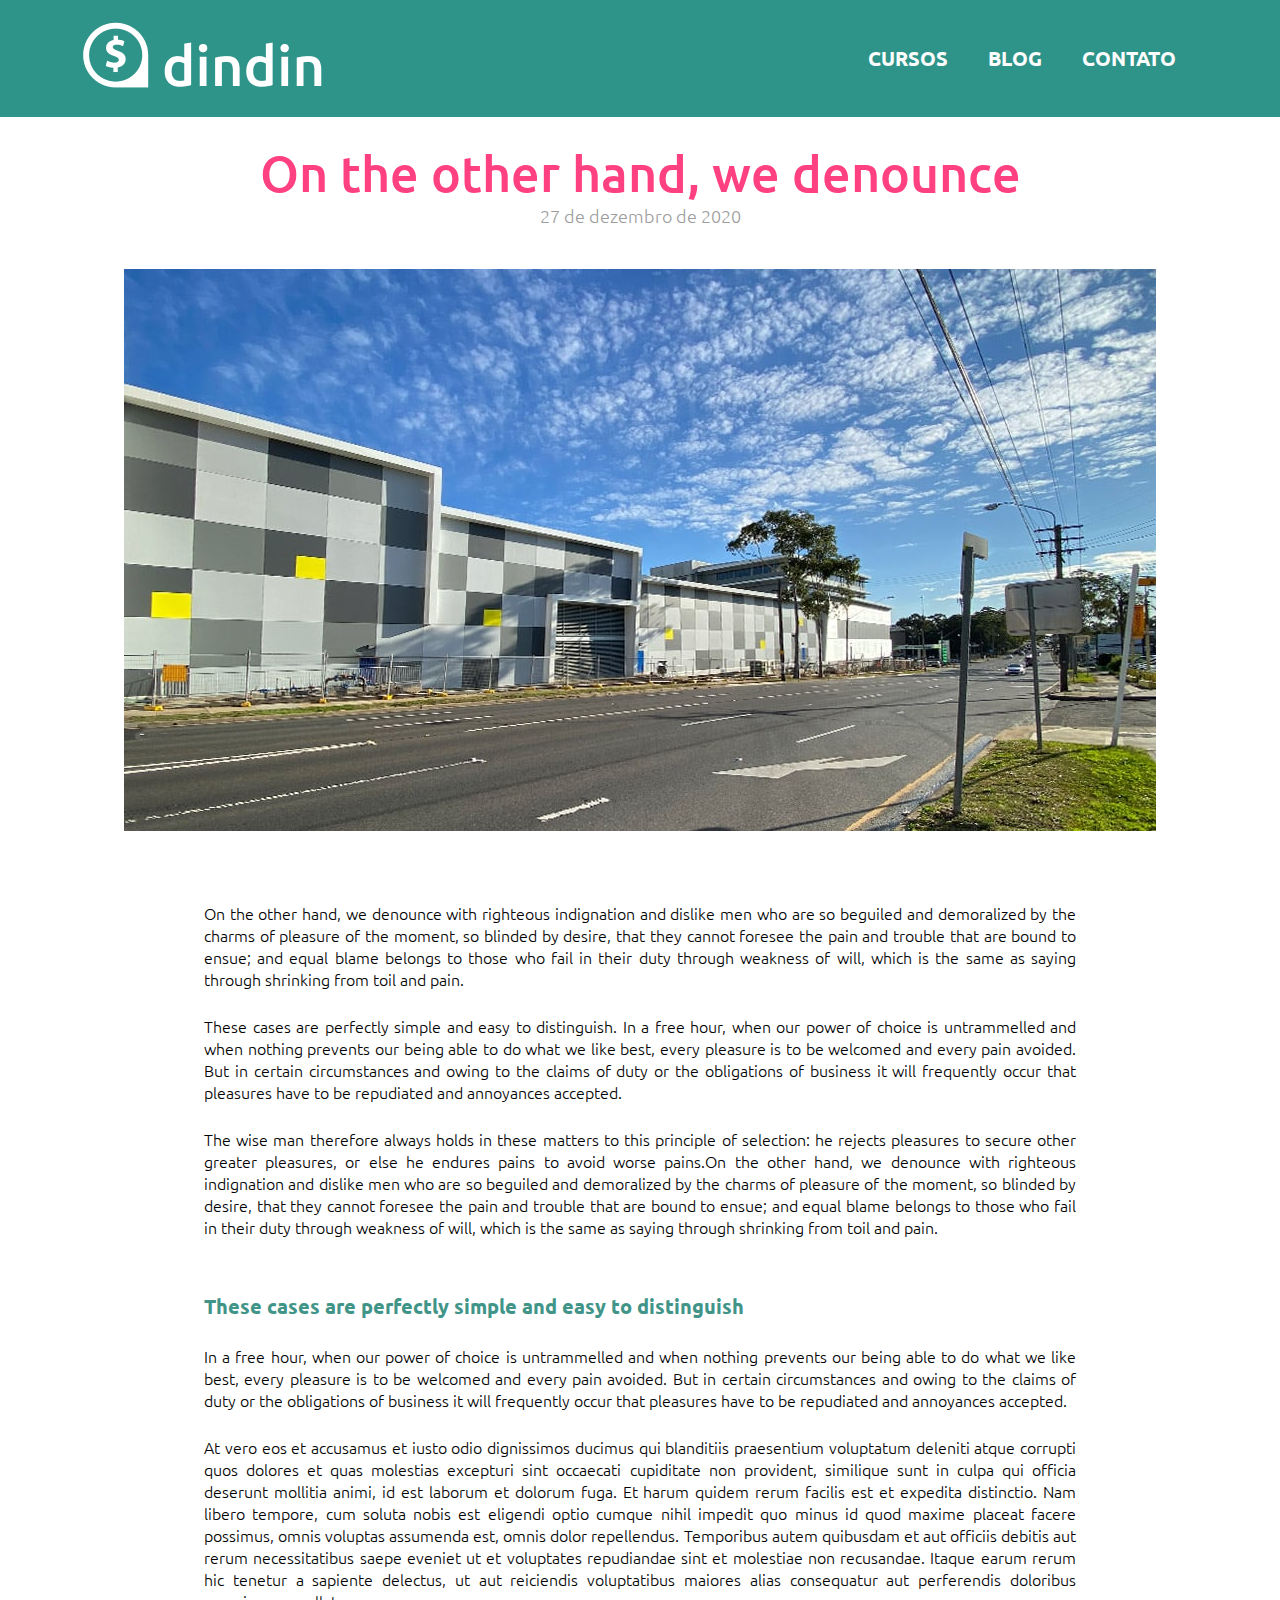
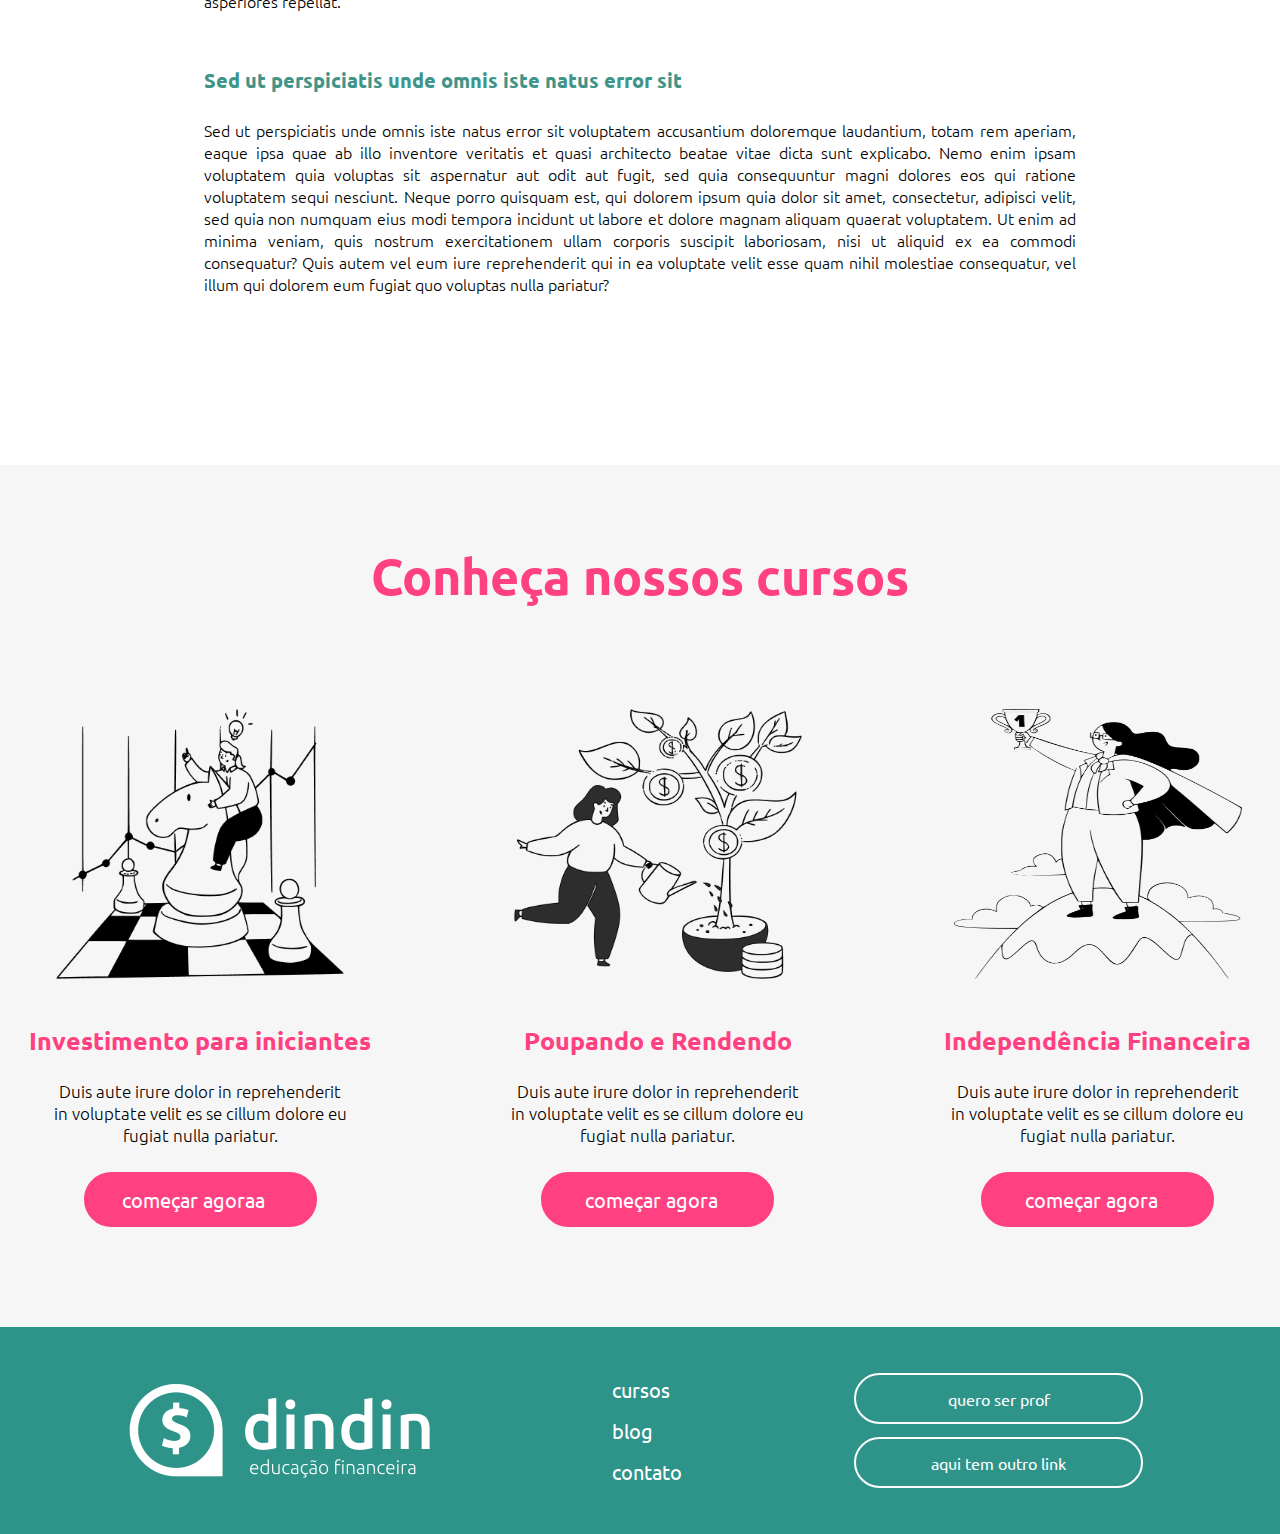
<file: post.html>
<html lang="pt-br">
  <head>
    <meta charset="UTF-8" />
    <meta http-equiv="X-UA-Compatible" content="IE=edge" />
    <meta name="viewport" content="width=device-width, initial-scale=1.0" />
    <link rel="stylesheet" href="./css/home.css" />
    <link rel="stylesheet" href="./css/post.css" />
    <link rel="preconnect" href="https://fonts.googleapis.com" />
    <link rel="preconnect" href="https://fonts.gstatic.com" crossorigin />
    <link
      href="https://fonts.googleapis.com/css2?family=Ubuntu:wght@300;400;500;700&display=swap"
      rel="stylesheet"
    />
    <link
      href="https://fonts.googleapis.com/css2?family=Nunito:wght@300;400;500;600;700;800;900&display=swap"
      rel="stylesheet"
    />
    <title>dindin Inicio</title>
  </head>
  <body>
    <header class="header">
      <!-- COLOCAR LINK NA IMAGEM PARA VOLTAR PRA HOME -->
      <a href="index.html">
        <img src="./images/logo-header.png" alt="logo-header" />
      </a>
      <nav class="links">
        <a href="./cursos.html" target="_blank" rel="noopener noreferrer"
          >Cursos</a
        >
        <a href="./blog.html" target="_blank" rel="noopener noreferrer">Blog</a>
        <a href="./contato.html" target="_blank" rel="noopener noreferrer"
          >Contato</a
        >
      </nav>
    </header>

    <main>
      <body>
        <div class="container-post">
          <div class="titulo">
            <h2>On the other hand, we denounce</h2>
            <p>27 de dezembro de 2020</p>
          </div>
          <div class="img-post">
            <img src="./images/cursos-online" alt="imagem do post" />
          </div>
          <div class="content-text">
            <div class="fist-text">
              <p>
                On the other hand, we denounce with righteous indignation and
                dislike men who are so beguiled and demoralized by the charms of
                pleasure of the moment, so blinded by desire, that they cannot
                foresee the pain and trouble that are bound to ensue; and equal
                blame belongs to those who fail in their duty through weakness
                of will, which is the same as saying through shrinking from toil
                and pain.
              </p>
              <p>
                These cases are perfectly simple and easy to distinguish. In a
                free hour, when our power of choice is untrammelled and when
                nothing prevents our being able to do what we like best, every
                pleasure is to be welcomed and every pain avoided. But in
                certain circumstances and owing to the claims of duty or the
                obligations of business it will frequently occur that pleasures
                have to be repudiated and annoyances accepted.
              </p>
              <p>
                The wise man therefore always holds in these matters to this
                principle of selection: he rejects pleasures to secure other
                greater pleasures, or else he endures pains to avoid worse
                pains.On the other hand, we denounce with righteous indignation
                and dislike men who are so beguiled and demoralized by the
                charms of pleasure of the moment, so blinded by desire, that
                they cannot foresee the pain and trouble that are bound to
                ensue; and equal blame belongs to those who fail in their duty
                through weakness of will, which is the same as saying through
                shrinking from toil and pain.
              </p>
            </div>
            <div class="second-text">
              <h3>These cases are perfectly simple and easy to distinguish</h3>
              <p>
                In a free hour, when our power of choice is untrammelled and
                when nothing prevents our being able to do what we like best,
                every pleasure is to be welcomed and every pain avoided. But in
                certain circumstances and owing to the claims of duty or the
                obligations of business it will frequently occur that pleasures
                have to be repudiated and annoyances accepted.
              </p>
              <p>
                At vero eos et accusamus et iusto odio dignissimos ducimus qui
                blanditiis praesentium voluptatum deleniti atque corrupti quos
                dolores et quas molestias excepturi sint occaecati cupiditate
                non provident, similique sunt in culpa qui officia deserunt
                mollitia animi, id est laborum et dolorum fuga. Et harum quidem
                rerum facilis est et expedita distinctio. Nam libero tempore,
                cum soluta nobis est eligendi optio cumque nihil impedit quo
                minus id quod maxime placeat facere possimus, omnis voluptas
                assumenda est, omnis dolor repellendus. Temporibus autem
                quibusdam et aut officiis debitis aut rerum necessitatibus saepe
                eveniet ut et voluptates repudiandae sint et molestiae non
                recusandae. Itaque earum rerum hic tenetur a sapiente delectus,
                ut aut reiciendis voluptatibus maiores alias consequatur aut
                perferendis doloribus asperiores repellat.
              </p>
            </div>
            <div class="last-text">
              <h3>Sed ut perspiciatis unde omnis iste natus error sit</h3>
              <p>
                Sed ut perspiciatis unde omnis iste natus error sit voluptatem
                accusantium doloremque laudantium, totam rem aperiam, eaque ipsa
                quae ab illo inventore veritatis et quasi architecto beatae
                vitae dicta sunt explicabo. Nemo enim ipsam voluptatem quia
                voluptas sit aspernatur aut odit aut fugit, sed quia
                consequuntur magni dolores eos qui ratione voluptatem sequi
                nesciunt. Neque porro quisquam est, qui dolorem ipsum quia dolor
                sit amet, consectetur, adipisci velit, sed quia non numquam eius
                modi tempora incidunt ut labore et dolore magnam aliquam quaerat
                voluptatem. Ut enim ad minima veniam, quis nostrum
                exercitationem ullam corporis suscipit laboriosam, nisi ut
                aliquid ex ea commodi consequatur? Quis autem vel eum iure
                reprehenderit qui in ea voluptate velit esse quam nihil
                molestiae consequatur, vel illum qui dolorem eum fugiat quo
                voluptas nulla pariatur?
              </p>
            </div>
          </div>
          <div class="container-course">
            <h1>Conheça nossos cursos</h1>
            <div class="wrapper-course">
              <div class="title-course">
                <img src="./images/ilustra-poupando.png" alt="imagem" />
                <h3>Investimento para iniciantes</h3>
                <p>
                  Duis aute irure dolor in reprehenderit in voluptate velit es
                  se cillum dolore eu fugiat nulla pariatur.
                </p>

                <div class="button-title-course">
                  <!-- colcoar o link da pagina para ir -->
                  <a
                    href="./curso.html"
                    target="_blank"
                    rel="noopener noreferrer"
                    ><button type="button">começar agoraa</button></a
                  >
                </div>
              </div>

              <div class="title-course">
                <img src="./images/ilustra-investimento.png" alt="imagem" />
                <h3>Poupando e Rendendo</h3>
                <p>
                  Duis aute irure dolor in reprehenderit in voluptate velit es
                  se cillum dolore eu fugiat nulla pariatur.
                </p>
                <div class="button-title-course">
                  <!-- botão para acessar as paginas -->
                  <a
                    href="./curso.html"
                    target="_blank"
                    rel="noopener noreferrer"
                    ><button type="button">começar agora</button></a
                  >
                </div>
              </div>

              <div class="title-course">
                <img
                  width="187"
                  height="270"
                  src="./images/ilustra-independencia.png"
                  alt="imagem"
                />
                <h3>Independência Financeira</h3>
                <p>
                  Duis aute irure dolor in reprehenderit in voluptate velit es
                  se cillum dolore eu fugiat nulla pariatur.
                </p>
                <div class="button-title-course">
                  <a
                    href="./curso.html"
                    target="_blank"
                    rel="noopener noreferrer"
                    ><button type="button">começar agora</button></a
                  >
                </div>
              </div>
            </div>
          </div>
        </div>
      </body>
    </main>

    <footer class="footer">
      <a href="index.html">
        <img src="./images/logo-footer.png" alt="logo-footer"
      /></a>
      <div class="links-footer">
        <a href="./cursos.html" target="_blank" rel="noopener noreferrer"
          >Cursos</a
        >
        <a href="./blog.html" target="_blank" rel="noopener noreferrer">Blog</a>
        <a href="./contato.html" target="_blank" rel="noopener noreferrer"
          >Contato</a
        >
      </div>
      <div class="buttons-footer">
        <button type="reset">quero ser prof</button>
        <button type="reset">aqui tem outro link</button>
      </div>
    </footer>
  </body>
</html>
</file>
<file: css/home.css>
* {
  padding: 0;
  margin: 0;
  box-sizing: border-box;
  /* deixar o conteudo da pagina contido*/
  font-family: "Ubuntu", sans-serif;
}

body {
  max-width: 100vw;
}

a {
  text-decoration: none;
}

button {
  background: none;
  color: inherit;
  border: none;
  padding: 0;
  font: inherit;
  cursor: pointer;
  outline: inherit;
}

.header {
  display: flex;
  /*pai de todos blocos*/
  justify-content: space-between;
  /* adiciona espaço entre os elementos*/
  align-items: center;
  /*alinhar os itens no centro*/
  background-color: #2e948a;
  padding-left: 82px;
  /*espaço das bordas do item*/
  padding-right: 103px;
  /*espaço das bordas do item*/
  height: 117px;
  /*altura do cabeçalho*/
}

.links {
  display: flex;
  width: 309px;
  /*comprimento do componente*/
  gap: 40px;
  /*vheader ão entre os links*/
}

.links a {
  /*fonte definida pelo UX*/
  font-weight: 700;
  font-size: 20px;
  line-height: 23px;
  text-transform: uppercase;
  /*estilo MIAUSCULO... lowercase  MINUSCULO */
  color: #fdfdfd;
}

.footer {
  display: flex;
  /*pai de todos blocos*/
  justify-content: space-between;
  /* adiciona espaço entre os elementos*/
  align-items: center;
  /*alinhar os itens no centro*/
  background-color: #2e948a;
  padding-left: 128px;
  /*espaço das bordas do item*/
  padding-right: 137px;
  /*espaço das bordas do item*/
  height: 207px;
  /*altura do cabeçalho*/
}

.links-footer {
  display: flex;
  flex-direction: column;
  gap: 15px;
  margin: 0 20px;
}

.links-footer a {
  font-size: 20px;
  color: #ffffff;
  text-transform: lowercase;
}

.buttons-footer {
  display: flex;
  flex-direction: column;
  gap: 13px;
}

.buttons-footer button {
  color: #ffffff;
  border: 2px solid #fff;
  border-radius: 62px;
  width: 289px;
  height: 51px;
}

@media screen and (max-width: 890px) {
  .footer {
    flex-direction: column;
    height: auto;
    padding: 10px 0;
  }

  .links-footer {
    flex-direction: row;
    margin: 10px auto;
  }
}

@media screen and (max-width: 821px) {
  .header {
    flex-direction: column;
    padding: 10px 0;
  }
}

@media screen and (max-width: 500px) {
  .header > img {
    width: 230px;
  }

  .footer > img {
    width: 260px;
  }

  .links {
    justify-content: center;
    gap: 30px;
  }

  .links a {
    font-weight: 700;
    font-size: 16px;
    line-height: 16px;
  }

  .buttons-footer > button {
    width: 260px;
    margin: 0 auto;
  }
}

@media screen and (max-width: 350px) {
  .header > img {
    width: 170px;
  }

  .footer > img {
    width: 200px;
  }

  .links {
    width: 200px;
    gap: 10px;
  }

  .links a {
    font-weight: 700;
    font-size: 16px;
    line-height: 16px;
  }

  .buttons-footer > button {
    width: 200px;
    margin: 0 auto;
  }
}
</file>
<file: css/inicio.css>
/* MOBILE FIRST */
.container-title {
  display: flex;
  /* bloco em coluna */
  flex-direction: column;
  /* espaço do topo */
  margin-top: 30px;
  /* espaço alem da margim e borda */
  padding: 16px;

  justify-content: center;
  /* alinha no centro da pagina */
  align-items: center;
}
/* CONFIGURAR IMAGEM */
.container-title img {
  /* largura e dimencionamento da imagem */
  width: 390px;
}
/* alinhar texto */
.title {
  text-align: center;
}
.title h2 {
  /* tamanho da fonte */
  font-size: 46px;
  color: #ff4081;
}

.title p {
  /* margim em cima e baixo */
  margin: 16px 0;
  font-size: 20px;
  color: #555555;
}

.title-button a {
  color: #ff4081;
}
.title-button {
  border: 2px solid #ff4081;
  border-radius: 62px;
  width: 219px;
  height: 51px;
  margin-bottom: 25px;
}

/* CONTAINER COURSE */

.container-course {
  /* alinhando todos */
  text-align: center;
  margin-top: 20px;
  display: flex;
  flex-direction: column;
  align-items: center;
  justify-content: center;
  padding: 16px;
  background-color: #f6f6f6;
}
/* marfin no 1 filho da div */
.title-course:first-child {
  margin-bottom: 35px;
}

/* margin ultimo filho da div */
.title-course:last-child {
  margin-top: 35px;
}

/* padronizando as imagens */
.title-course img {
  width: 390px;
}

.title-course h3 {
  font-size: 33px;
  margin-top: 16px;
  color: #ff4081;
}
.title-course p {
  font-size: 20px;
  margin: 16px 0px;
}

.button-title-course {
  border: 2px solid #ff4081;
  border-radius: 62px;
  margin-bottom: 25px;
  background-color: #ff4081;
}

.button-title-course a {
  color: #ffffff;
}

.button-title-course a button {
  height: 51px;
  width: 100%;
}

/* O QUE FALAM SOBRE NOS */

.container-about {
  text-align: center;
  margin: 25px 0px;
  padding: 16px;
}

.container-about h2 {
  color: #009688;
  font-size: 27px;
  text-transform: uppercase;
  margin-bottom: 5px;
  font-family: "Nunito", sans-serif;
}

/* padronizando as mesmas classes css */
.container-about,
.wrapper-about,
.content-left,
.content-right {
  display: flex;
  flex-direction: column;
  justify-content: center;
  gap: 30px;
}

/* padronizandos as person com as mesmas classe */
.person-left-1,
.person-left-2,
.person-right-1,
.person-right-2 {
  display: flex;
  justify-content: center;
  align-items: center;
  gap: 28px;
}

.text-main,
.text-name {
  font-family: "Nunito", sans-serif;
  font-size: 18px;
  text-align: justify; /* tcentralizar textos  */
  font-weight: 300; /* espessura da linha  */
}

.text-name {
  font-weight: 400;
}

.content-text {
  display: flex;
  flex-direction: column;
  gap: 10px;
}

/*  MAIS CONTEÚDO PARA VOCÊ */

.conteiner-posts {
  display: flex;
  flex-direction: column;
  text-align: center;
  background-color: #e5e5e5;
  margin-top: 40px;
  justify-content: center;
}

.conteiner-posts h2 {
  margin: 25px 0px;
  color: #009688;
  font-weight: 700;
  text-transform: uppercase;
}

.posts {
  display: flex;
  flex-direction: column;
}

.sub-tittle h3 {
  color: #009688;
  margin-top: 10px;
  font-size: 20px;
}

.sub-tittle p {
  margin-bottom: 25px;
}

/* Button RODA pé */

.button-mais a {
  color: #ff4081;
}
.button-mais {
  display: flex;
  border: 2px solid #ff4081;
  border-radius: 62px;
  width: 219px;
  height: 51px;
  margin: 25px auto;

  justify-content: center;
  align-items: center;
}

/* definindo o modelo do desktop */
@media screen and (min-width: 1024px) {
  .container-title {
    /* blocos em linha */
    flex-direction: row;
    margin-top: 125px;
    justify-content: space-evenly;
  }

  .title {
    text-align: left;
  }

  .title h2 {
    width: 488px;
    font-size: 60px;
  }

  .title p {
    font-size: 27px;
    margin: 19px 0 38px 0;
  }

  .title-button {
    border-radius: 62px;
  }

  /* CONTAINER COURSE */

  /* imagem tamanho */
  .container-title img {
    width: 501px;
  }

  .container-course h3 {
    font-size: 25px;
    margin-bottom: 23px;
    margin-top: 45px;
  }

  .container-course p {
    font-size: 17px;
    font-weight: 300;
    width: 293px;
    margin: auto;
    margin-bottom: 26px;
  }

  .title-course {
    text-align: center;
  }

  .container-course {
    display: flex;
    justify-content: space-around;
    flex-direction: row;
    padding: 109px 187px 119px 128px;
  }

  /* marfin no 1 filho da div */
  .title-course:first-child {
    margin-bottom: 0;
  }

  /* margin ultimo filho da div */
  .title-course:last-child {
    margin-top: 0;
  }

  .title-course img {
    height: 270px;
    width: 288px;
  }

  .button-title-course a button {
    height: 51px;
    width: 216px;
    font-size: 20px;
  }

  .button-title-course {
    display: flex;
    border-radius: 62px;
    margin-bottom: 25px;
    width: 233px;
    margin: auto;
  }

  /* O QUE FALAM SOBRE NOS */
  .container-about {
    padding: 55px;
    padding-bottom: 155px;
    padding-top: 119px;
  }

  .wrapper-about {
    flex-direction: row;
    gap: 97px;
  }

  .content-left,
  .content-right {
    gap: 86px;
  }

  .container-about h2 {
    text-align: left;
    margin-left: 218px;
  }
  .text-main {
    width: 363px;
  }

  /* MAIS CONTEUDO PARA VOCE */

  .conteiner-posts {
    display: flex;
    justify-items: center;
  }

  .conteiner-posts h2 {
    color: #009688;
    font-size: 37px;
    margin-top: 91px;
    margin-bottom: 73px;
  }

  .posts {
    display: flex;
    flex-direction: row;

    /* espaço entre os videos */
    justify-content: space-around;
    margin-left: 128px;
    margin-right: 137px;
  }

  .sub-tittle {
    font-size: 25px;
    width: 319px;
    text-align: left;
  }

  .sub-tittle h3 {
    font-size: 25px;
  }

  .sub-tittle p {
    font-size: 23px;
  }

  /* BUTTON  */

  .button-mais a {
    color: #ff4081;
  }
  .button-mais {
    display: flex;
    border: 2px solid #ff4081;
    border-radius: 62px;
    width: 219px;
    height: 51px;
    margin: 25px auto;
    margin-bottom: 53px;
    margin-top: 101px;

    justify-content: center;
    align-items: center;
  }
}
</file>
<file: css/blog.css>
.banner {
    display: flex;
    align-items: center;
    justify-content: center;
}

.banner-text {
    width: 470px;
    height: 340px;
    margin-left: 60px;
}

.banner-text>h1 {
    color: #009688;
    font-weight: 700;
    font-size: 47px;
    line-height: 54px;
    margin-bottom: 20px;
}

.banner-text>p {
    font-weight: 300;
    font-size: 20px;
    line-height: 23px;
}

.banner>img {
    margin: 5%;
}

.container-more {
    background-color: #F7F7F7;
    padding-top: 100px;
    display: flex;
    flex-flow: row wrap;
    justify-content: center;
}

.more-box {
    width: 462px;
    display: flex;
    flex-direction: column;
    justify-content: center;
    margin: 100px 80px;
    margin-top: 0;
}

.more-text {
    width: 100%;
}

.more-text>h1 {
    font-weight: 500;
    font-size: 30px;
    line-height: 34px;
    color: #FF4081;
    margin: 17px 0;
}

.more-text>p {
    font-weight: 300;
    font-size: 17px;
    line-height: 20px;
}

@media screen and (max-width: 1245px) {
    .more-box {
        margin: 80px 60px;
        margin-top: 0;
    }
}

@media screen and (max-width: 1165px) {
    .more-box {
        margin: 70px 50px;
        margin-top: 0;
    }
}

@media screen and (max-width: 1125px) {
    .more-box {
        width: 510px;
        text-align: center;
    }
}

@media screen and (max-width: 821px) {
    .banner {
        flex-direction: column;
    }

    .banner-text {
        margin-top: 25px;
        width: 500px;
        height: auto;
    }

    .banner-text>h1 {
        margin-bottom: 20px;
    }

    .banner>img {
        margin: 5%;
    }
}

@media screen and (max-width: 680px) {
    .more-box{
        width: 440px;
    }

    .banner-text>h1 {
        font-size: 46px;
    }
}

@media screen and (max-width: 580px) {
    .banner-text {
        width: 400px;
        margin-left: 0;
    }
}

@media screen and (max-width: 480px) {
    .banner-text {
        width: 350px;
        text-align: center;
    }

    .banner-text>h1 {
        font-size: 44px;
    }
    
    .banner-text>p {
        font-size: 18px;
    }

    .more-box {
        width: 400px;
    }

    .more-box>iframe {
        height: 215px;
    }

    .banner>img {
        width: 350px;
    }
}

@media screen and (max-width: 400px) {
    .banner-text, .banner>img {
        width: 300px;
        padding-left: 20px;
        padding-right: 20px;
    }

    .banner-text>h1 {
        font-size: 40px;
    }

    .banner-text>p {
        font-size: 16px;
    }
}

@media screen and (max-width: 350px) {
    .banner-text, .banner>img {
        width: 270px;
        padding-left: 15px;
        padding-right: 15px;
    }

    .banner-text>h1 {
        font-size: 38px;
    }

    .banner-text>p {
        font-size: 14px;
    }

    .more-box {
        width: 230px;
    }

    .more-box>iframe {
        height: 145px;
    }
}
</file>
<file: css/contato.css>
.container-contact {
    display: flex;
    align-items: center;
    justify-content: space-around;
    padding: 5%;
}

.contact-box {
    width: 40%;
}

.contact-box>h1 {
    font-weight: 700;
    font-size: 40px;
    line-height: 46px;
    color: #FF4081;
    margin-bottom: 30px;
}

.text-input {
    border: 1px solid #686868;
    border-radius: 7px;
    width: 100%;
    margin: 8px 0;
    padding: 5px;
}

input.text-input {
    height: 32px;
}

.contact-box>button {
    background-color: #FF4081;
    border-radius: 50px;
    color: #fff;
    padding: 5px 25px;
}

@media screen and (max-width: 1100px) {
    .container-contact {
        flex-direction: column;
    }

    .contact-box {
        width: 60%;
        margin: 0 auto;
    }
}

@media screen and (max-width: 800px) {
    .container-contact {
        text-align: center;
    }

    .contact-box, .container-contact>img {
        width: 60%;
        margin: 15px auto;
    }
}
</file>
<file: css/curso.css>
.banner {
    display: flex;
    align-items: center;
    justify-content: center;
}

.banner-text {
    width: 470px;
    height: 340px;
    margin-left: 60px;
}

.banner-text>h1 {
    color: #FF4081;
    font-weight: 700;
    font-size: 55px;
    line-height: 63px;
    margin-bottom: 20px;
}

.banner-text>p {
    font-weight: 300;
    font-size: 20px;
    line-height: 23px;
}

.banner>img {
    margin: 5%;
}

.container-classes {
    background-color: #F7F7F7;
    padding: 75px 0;
}

.class-box {
    display: flex;
    align-items: center;
    justify-content: center;
    gap: 60px;

}

.class-text {
    width: 500px;
}

.class-text>h1 {
    font-weight: 700;
    font-size: 35px;
    line-height: 40px;
    color: #FF4081;
}

.class-text>p {
    font-weight: 300;
    font-size: 20px;
    line-height: 23px;
}

.line {
    width: 80%;
    height: 3px;
    margin: 75px auto;
    background-color: #C4C4C4;
}

@media screen and (max-width: 1200px) {
    .class-text {
        width: 400px;
    }
}

@media screen and (max-width: 1100px) {
    .banner-text {
        width: 380px;
        height: auto;
    }
    
    .banner-text>h1 {
        font-size: 45px;
    }
    
    .banner>img {
        width: 310px;
    }
    
    .class-box>iframe {
        width: 400px;
        height: 230px;
    }
    
    .class-text {
        width: 350px;
    }

    .class-text>h1 {
        font-size: 30px;
    }
    
    .class-text>p, .banner-text>p {
        font-size: 18px;
    }
}

@media screen and (max-width: 900px) {
    .banner {
        flex-direction: column;
        margin-top: 20px;
    }

    .banner-text {
        width: 590px;
        margin-left: 0;
        text-align: center;
    }

    .banner-text>p {
        text-align: justify;
    }
    
    .banner>img {
        width: 380px;
    }

    .class-box {
        gap: 30px;
    }
    
    .class-box>iframe {
        width: 280px;
        height: 190px;
    }
    
    .class-text {
        width: 315px;
    }

    .class-text>h1 {
        font-size: 27px;
    }
    
    .class-text>p {
        font-size: 16px;
        line-height: 19px;
    }
}

@media screen and (max-width: 700px) {
    .banner-text {
        width: 430px;
    }
    
    .banner>img {
        width: 330px;
    }

    .class-box {
        flex-direction: column;
    }
    
    .class-box>iframe {
        width: 300px;
        height: 200px;
    }
    
    .class-text {
        width: 385px;
    }

    .class-text>h1 {
        text-align: center;
    }
    
    .class-text>p {
        font-size: 17px;
        text-align: justify;
    }
}

@media screen and (max-width: 550px) {
    .banner-text, .class-text {
        width: 300px;
    }
    
    .banner>img {
        width: 290px;
    }
}

@media screen and (max-width: 400px) {
    .banner-text, .class-text {
        width: 240px;
    }

    .banner-text>h1 {
        font-size: 39px;
    }
    
    .banner>img {
        width: 230px;
    }

    .class-box>iframe {
        width: 220px;
        height: 140px;
    }

    .line {
        margin: 55px auto;
    }
}
</file>
<file: css/cursos.css>
/* MOBILE FISTE */

/* titulo inicial */

.wrapper {
  display: flex;
  justify-content: center;
  flex-direction: column;
  padding: 16px 0;
}

.titulo {
  display: flex;
  flex-direction: column;
  padding: 16px;
  justify-content: center;
  align-items: center;
}

.iniciantes {
  display: flex;
  flex-direction: column;
  padding: 16px;
  justify-content: center;
  align-items: center;
}

.titulo h1 {
  font-size: 60px;
  color: #ff4081;
  margin-bottom: 10px;
}
.sub-text {
  color: #555555;
  font-size: 18px;
  margin-bottom: 15px;
  text-align: justify;
}
.frases {
  color: #555555;
  font-size: 18px;
  margin-bottom: 30px;
  text-align: justify;
}
.iniciantes {
}

.iniciantes h2 {
  color: #ff4081;
  font-size: 33px;
  margin: 16px 0px;
  text-align: center;
  justify-content: center;
}

.button-começar a {
  color: #ffffff;
}
.button-começar {
  display: flex;
  /* centraliza na vertical */
  align-items: center;
  /* centralizar tudo q esta dentro da classe */
  justify-content: center;
  /* estender para tela toda */
  width: 100%;
  background-color: #2e948a;
  border: 2px solid #2e948a;
  border-radius: 62px;
  height: 51px;
  margin-bottom: 25px;
}

/* definindo o modelo do desktop */
@media screen and (min-width: 1024px) {
  .titulo {
    display: flex;
    align-items: flex-start;
    margin-top: 81px;
    margin-left: 82px;
  }

  .sub-text {
    margin-top: -10px;
  }

  .border {
    margin-top: 68px;
    margin-bottom: 107px;
    margin-left: 82px;
    border: 2px solid #c4c4c4;
    width: 1244px;
  }

  .iniciantes {
    display: flex;
    flex-direction: row;
    gap: 53px;
  }

  .frases {
    font-size: 18px;
    max-width: 724px;
  }

  .conteudo-curso {
    display: flex;
    flex-direction: column;
    align-items: flex-start;
    gap: 40px;
  }

  .conteudo-curso h2 {
    font-size: 35px;
  }

  .iniciantes img {
    width: 380px;
    height: 381px;
  }

  .button-começar a {
    color: #ffffff;
  }
  .button-começar {
    display: flex;
    /* centraliza na vertical */
    align-items: center;
    /* centralizar tudo q esta dentro da classe */
    justify-content: center;
    /* estender para tela toda */
    width: 233px;
    height: 51px;
    background-color: #2e948a;
    border: 2px solid #2e948a;
    border-radius: 62px;
    height: 51px;
    margin-bottom: 25px;
  }

  .img-ultima {
    max-width: 380px;
    min-height: 498px;
  }

  .iniciantes:last-child {
    margin-bottom: 100px;
  }
}
</file>
<file: css/post.css>
/* FIST MOBILE */

.container-post {
  display: flex;
  justify-content: center;
  align-items: center;
  flex-direction: column;
}

.titulo {
  display: flex;
  justify-content: center;
  align-items: center;
  flex-direction: column;
  padding: 25px 0;
}

.titulo h2 {
  font-size: 35px;
  color: #ff4081;
  font-weight: 500;
}

.titulo p {
  font-size: 18px;
  color: #9d9d9d;
  font-weight: 300;
}
.img-post {
  padding: 16px;
}
.img-post img {
  width: 100%;
  padding-bottom: 25px;
}

.content-text {
  display: flex;
  flex-direction: column;
  align-items: center;
  justify-content: center;
  gap: 25px;
  padding: 16px;
  text-align: justify;
}

.fist-text,
.second-text,
.last-text {
  display: flex;
  flex-direction: column;
  gap: 25px;
}

.second-text h3,
.last-text h3 {
  color: #419488;
  font-size: 20px;
}

/*  */
.container-course {
  /* alinhando todos */
  text-align: center;
  margin-top: 20px;
  display: flex;
  flex-direction: column;
  align-items: center;
  justify-content: center;
  padding: 16px;
  background-color: #f6f6f6;
}
/* marfin no 1 filho da div */
.title-course:first-child {
  margin-bottom: 35px;
}

/* margin ultimo filho da div */
.title-course:last-child {
  margin-top: 35px;
}

/* padronizando as imagens */
.title-course img {
  width: 390px;
}

.title-course h3 {
  font-size: 33px;
  margin-top: 16px;
  color: #ff4081;
}
.title-course p {
  font-size: 20px;
  margin: 16px 0px;
}

.button-title-course {
  border: 2px solid #ff4081;
  border-radius: 62px;
  margin-bottom: 25px;
  background-color: #ff4081;
}

.button-title-course a {
  color: #ffffff;
}

.button-title-course a button {
  height: 51px;
  width: 100%;
}

/* definindo o modelo do desktop */
@media screen and (min-width: 1024px) {
  .titulo h2 {
    font-size: 50px;
  }

  .img-post {
    margin-bottom: 30px;
  }

  .img-post img {
    max-width: 1032px;

    padding-bottom: 25px;
  }
  .content-text {
    display: flex;
    flex-direction: column;
    align-items: center;
    justify-content: center;
    gap: 25px;
    padding: 0 204px;
    text-align: justify;
    margin-bottom: 150px;
  }

  .content-text div p {
    font-weight: 300;
  }

  .second-text {
    margin: 30px 0;
  }

  /* CONHEÇA NOSSOS CURSOS */

  .container-course {
    width: 100%;
    flex-direction: column;
    display: flex;
    gap: 101px;
    padding: 79px 0 100px 0;
  }

  .wrapper-course {
    display: flex;
    justify-content: space-around;
    flex-direction: row;
    gap: 140px;
  }

  .container-course h3 {
    font-size: 25px;
    margin-bottom: 23px;
    margin-top: 45px;
  }

  .container-course p {
    font-size: 17px;
    font-weight: 300;
    width: 293px;
    margin: auto;
    margin-bottom: 26px;
  }

  .title-course {
    text-align: center;
  }

  .container-course h1 {
    font-size: 50px;
    color: #ff4081;
  }

  /* marfin no 1 filho da div */
  .title-course:first-child {
    margin-bottom: 0;
  }

  /* margin ultimo filho da div */
  .title-course:last-child {
    margin-top: 0;
  }

  .title-course img {
    height: 270px;
    width: 288px;
  }

  .button-title-course a button {
    height: 51px;
    width: 216px;
    font-size: 20px;
  }

  .button-title-course {
    display: flex;
    border-radius: 62px;
    margin-bottom: 25px;
    width: 233px;
    margin: auto;
  }
}
</file>
